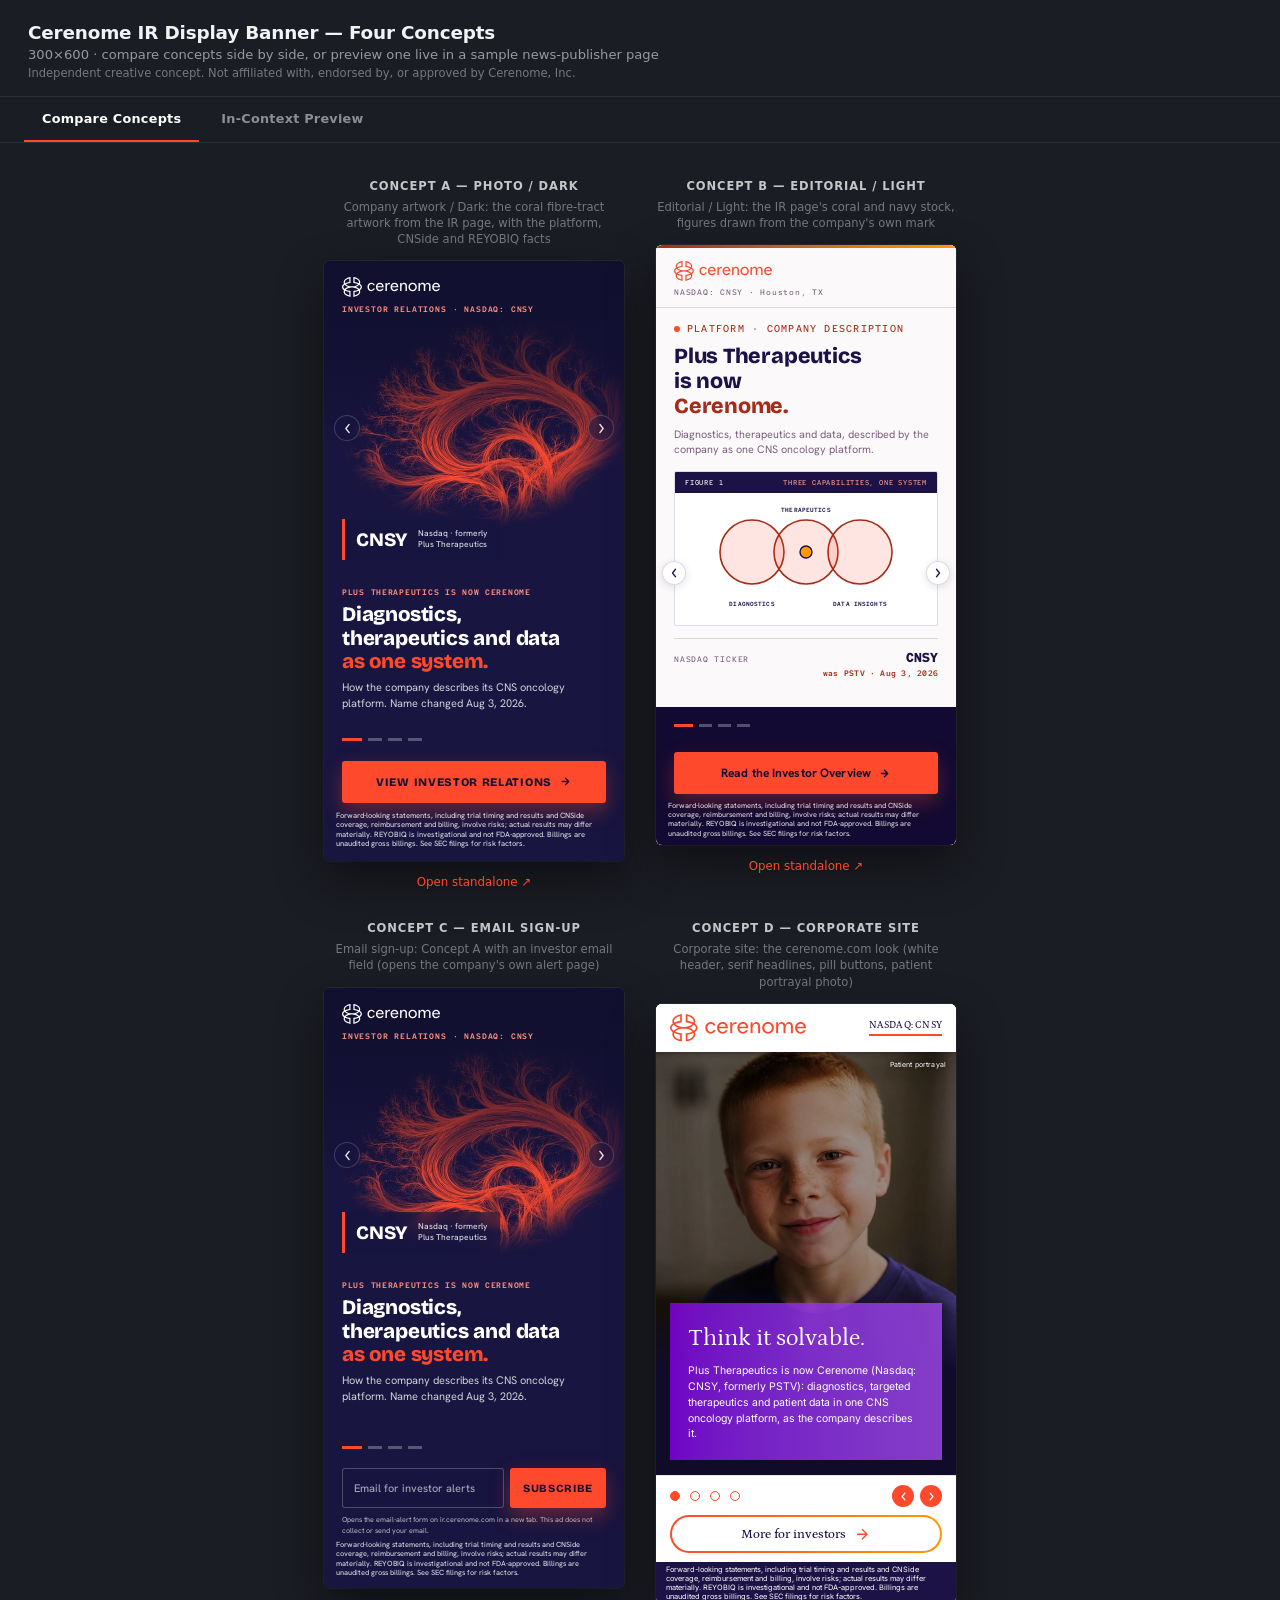
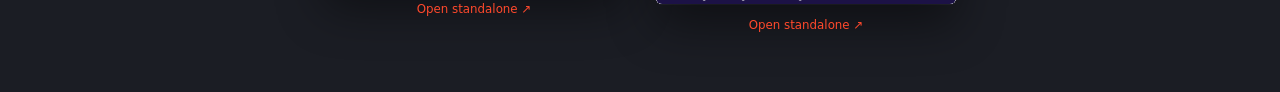
<file: index.html>
<!DOCTYPE html>
<html lang="en">
<head>
<meta name="robots" content="noindex,nofollow">
<meta charset="UTF-8">
<meta name="viewport" content="width=device-width,initial-scale=1">
<meta name="ir-banner-company" content="Cerenome, Inc.">
<link rel="icon" href="data:,">
<title>Cerenome IR Banner — Concept Comparison</title>
<style>
  :root { --ui-accent:#ff492c; }
  * { margin:0; padding:0; box-sizing:border-box; }
  html, body {
    height:100%;
    background:#1b1d24;
    font-family:-apple-system, BlinkMacSystemFont, 'Segoe UI', system-ui, sans-serif;
    color:#f2f3f5;
  }
  header {
    padding:22px 28px 16px;
    border-bottom:1px solid rgba(255,255,255,0.08);
  }
  header h1 { font-size:1.15rem; font-weight:700; letter-spacing:-0.01em; }
  header p { margin-top:4px; font-size:0.82rem; color:rgba(255,255,255,0.55); }
  header p.pitch-note { font-size:0.72rem; color:rgba(255,255,255,0.4); }

  /* ---- tabs ---- */
  .tabs {
    display:flex;
    gap:4px;
    padding:0 24px;
    border-bottom:1px solid rgba(255,255,255,0.08);
  }
  .tab-btn {
    background:none;
    border:0;
    font-family:inherit;
    color:rgba(255,255,255,0.5);
    font-size:0.8rem;
    font-weight:700;
    letter-spacing:0.02em;
    padding:14px 18px;
    cursor:pointer;
    border-bottom:2px solid transparent;
    transition:color 0.15s ease;
  }
  .tab-btn:hover { color:rgba(255,255,255,0.8); }
  .tab-btn.active { color:#fff; border-bottom-color:var(--ui-accent); }
  .tab-panel { display:none; }
  .tab-panel.active { display:block; }

  main {
    display:flex;
    flex-wrap:wrap;
    gap:32px;
    justify-content:center;
    padding:36px 24px 60px;
  }
  /* four 300px frames need about 1344px of width; below that, wrap 2 + 2 rather than 3 + 1 */
  @media (max-width:1343px) { main { max-width:700px; margin:0 auto; } }
  .col { display:flex; flex-direction:column; align-items:center; gap:14px; }
  .col h2 {
    font-size:0.72rem;
    font-weight:700;
    letter-spacing:0.08em;
    text-transform:uppercase;
    color:rgba(255,255,255,0.75);
  }
  .col .tag {
    max-width:300px;
    min-height:2.8em;
    font-size:0.72rem;
    line-height:1.4;
    text-align:center;
    color:rgba(255,255,255,0.4);
    margin-top:-8px;
  }
  .frame-wrap {
    width:300px;
    height:600px;
    border-radius:6px;
    overflow:hidden;
    box-shadow:0 20px 48px rgba(0,0,0,0.45), 0 0 0 1px rgba(255,255,255,0.06);
    background:#000;
  }
  iframe { width:300px; height:600px; border:0; display:block; }
  .col a {
    font-size:0.74rem;
    color:var(--ui-accent);
    text-decoration:none;
  }
  .col a:hover { text-decoration:underline; }

  /* ---- in-context preview panel ---- */
  .preview-intro {
    text-align:center;
    padding:28px 24px 0;
  }
  .preview-intro p {
    font-size:0.82rem;
    color:rgba(255,255,255,0.55);
    max-width:560px;
    margin:0 auto;
  }
  .concept-switch {
    display:flex;
    flex-wrap:wrap;
    gap:10px;
    justify-content:center;
    padding:18px 24px 0;
  }
  .concept-btn {
    background:rgba(255,255,255,0.06);
    border:1px solid rgba(255,255,255,0.14);
    color:rgba(255,255,255,0.65);
    font-family:inherit;
    font-size:0.76rem;
    font-weight:700;
    letter-spacing:0.02em;
    padding:9px 16px;
    border-radius:20px;
    cursor:pointer;
    transition:all 0.15s ease;
  }
  .concept-btn:hover { border-color:rgba(255,255,255,0.3); }
  .concept-btn.active { background:var(--ui-accent); border-color:var(--ui-accent); color:#0c1015; }

  .preview-wrap {
    max-width:1180px;
    margin:24px auto 12px;
    padding:0 24px;
  }
  .preview-frame-outer {
    border-radius:6px;
    overflow:hidden;
    box-shadow:0 20px 48px rgba(0,0,0,0.45), 0 0 0 1px rgba(255,255,255,0.06);
  }
  #preview-iframe {
    width:100%;
    height:950px;
    border:0;
    display:block;
    background:#fff;
  }
  .preview-footer {
    text-align:center;
    padding:14px 24px 60px;
  }
  .preview-footer a {
    font-size:0.74rem;
    color:var(--ui-accent);
    text-decoration:none;
  }
  .preview-footer a:hover { text-decoration:underline; }
</style>
</head>
<body>

<header>
  <h1>Cerenome IR Display Banner — Four Concepts</h1>
  <p>300×600 · compare concepts side by side, or preview one live in a sample news-publisher page</p>
  <p class="pitch-note">Independent creative concept. Not affiliated with, endorsed by, or approved by Cerenome, Inc.</p>
</header>

<div class="tabs">
  <button type="button" class="tab-btn active" data-tab="compare">Compare Concepts</button>
  <button type="button" class="tab-btn" data-tab="preview">In-Context Preview</button>
</div>

<section class="tab-panel active" id="tab-compare">
  <main>
    <div class="col">
      <h2>Concept A — Photo / Dark</h2>
      <span class="tag">Company artwork / Dark: the coral fibre-tract artwork from the IR page, with the platform, CNSide and REYOBIQ facts</span>
      <div class="frame-wrap">
        <iframe src="concept-a-photo/index.html" title="Cerenome banner — photo concept"></iframe>
      </div>
      <a href="concept-a-photo/index.html" target="_blank" rel="noopener">Open standalone ↗</a>
    </div>

    <div class="col">
      <h2>Concept B — Editorial / Light</h2>
      <span class="tag">Editorial / Light: the IR page&#x27;s coral and navy stock, figures drawn from the company&#x27;s own mark</span>
      <div class="frame-wrap">
        <iframe src="concept-b-editorial/index.html" title="Cerenome banner — editorial concept"></iframe>
      </div>
      <a href="concept-b-editorial/index.html" target="_blank" rel="noopener">Open standalone ↗</a>
    </div>

    <div class="col">
      <h2>Concept C — Email Sign-up</h2>
      <span class="tag">Email sign-up: Concept A with an investor email field (opens the company&#x27;s own alert page)</span>
      <div class="frame-wrap">
        <iframe src="concept-c-dashboard/index.html" title="Cerenome banner — email sign-up concept"></iframe>
      </div>
      <a href="concept-c-dashboard/index.html" target="_blank" rel="noopener">Open standalone ↗</a>
    </div>

    <div class="col">
      <h2>Concept D — Corporate Site</h2>
      <span class="tag">Corporate site: the cerenome.com look (white header, serif headlines, pill buttons, patient portrayal photo)</span>
      <div class="frame-wrap">
        <iframe src="concept-d-corporate/index.html" title="Cerenome banner — corporate-site concept"></iframe>
      </div>
      <a href="concept-d-corporate/index.html" target="_blank" rel="noopener">Open standalone ↗</a>
    </div>
  </main>
</section>

<section class="tab-panel" id="tab-preview">
  <div class="preview-intro">
    <p>A sample news-publisher article page with the banner dropped into the right-rail ad slot — the way it would actually sit alongside real editorial content. Switch concepts below.</p>
  </div>

  <div class="concept-switch">
    <button type="button" class="concept-btn active" data-concept="a">Concept A — Photo</button>
    <button type="button" class="concept-btn" data-concept="b">Concept B — Editorial</button>
    <button type="button" class="concept-btn" data-concept="c">Concept C — Email Sign-up</button>
    <button type="button" class="concept-btn" data-concept="d">Concept D — Corporate Site</button>
  </div>

  <div class="preview-wrap">
    <div class="preview-frame-outer">
      <iframe id="preview-iframe" src="context-preview/news.html?concept=a" title="Cerenome banner — in-context publisher preview"></iframe>
    </div>
  </div>

  <div class="preview-footer">
    <a id="preview-open-link" href="context-preview/news.html?concept=a" target="_blank" rel="noopener">Open standalone ↗</a>
  </div>
</section>

<script>
  document.querySelectorAll('.tab-btn').forEach(function (btn) {
    btn.addEventListener('click', function () {
      document.querySelectorAll('.tab-btn').forEach(function (b) { b.classList.remove('active') })
      document.querySelectorAll('.tab-panel').forEach(function (p) { p.classList.remove('active') })
      btn.classList.add('active')
      document.getElementById('tab-' + btn.dataset.tab).classList.add('active')
    })
  })

  document.querySelectorAll('.concept-btn').forEach(function (btn) {
    btn.addEventListener('click', function () {
      document.querySelectorAll('.concept-btn').forEach(function (b) { b.classList.remove('active') })
      btn.classList.add('active')
      var url = 'context-preview/news.html?concept=' + btn.dataset.concept
      document.getElementById('preview-iframe').src = url
      document.getElementById('preview-open-link').href = url
    })
  })
</script>

</body>
</html>
</file>
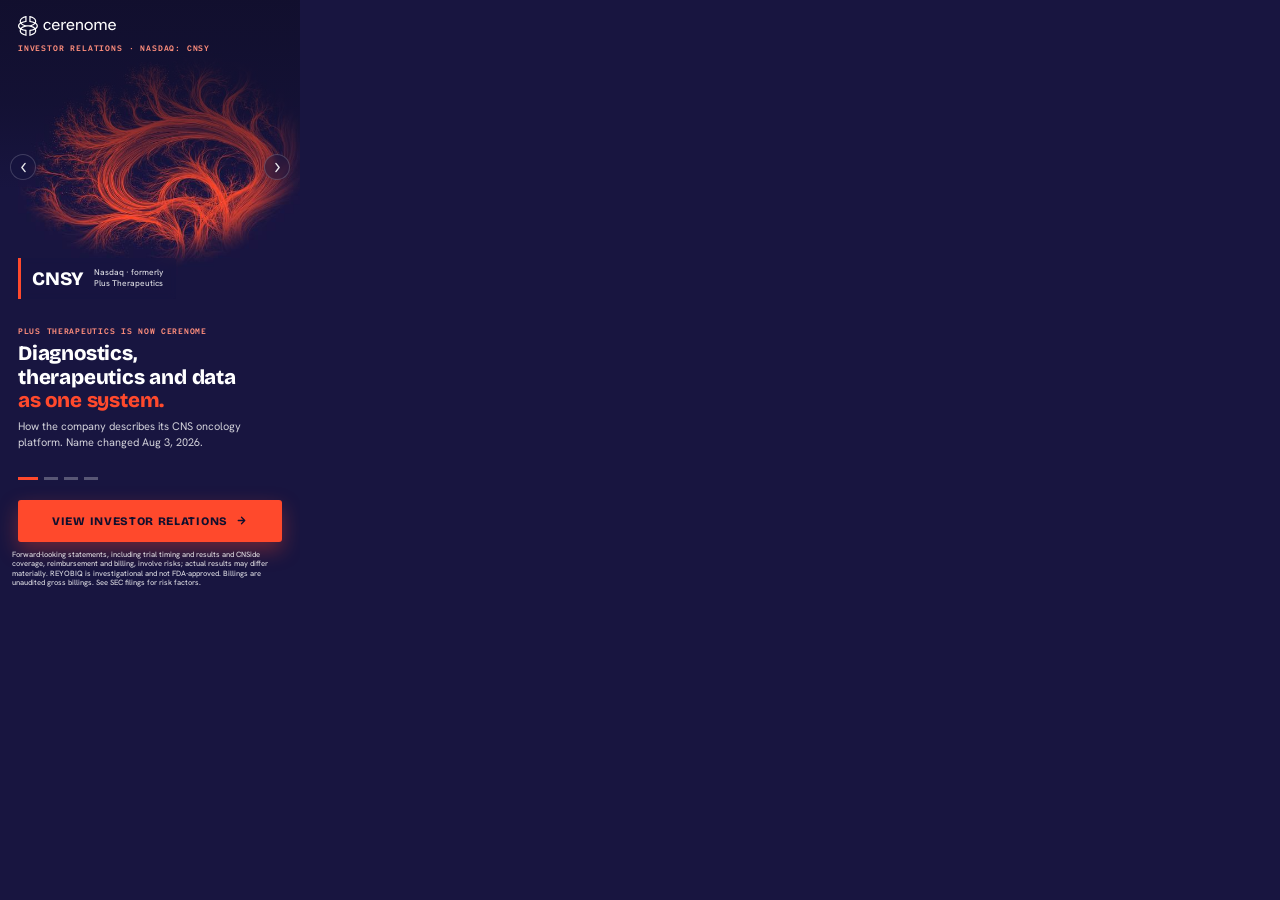
<file: concept-a-photo/index.html>
<!DOCTYPE html>
<html lang="en">
<head>
<meta name="robots" content="noindex,nofollow">
<meta charset="UTF-8">
<meta name="ad.size" content="width=300,height=600">
<meta http-equiv="X-UA-Compatible" content="IE=Edge">
<meta name="viewport" content="width=300,initial-scale=1">
<link rel="icon" href="data:,">
<title>Cerenome, Inc. — Investor Relations</title>
<link rel="preconnect" href="https://fonts.googleapis.com">
<link rel="preconnect" href="https://fonts.gstatic.com" crossorigin>
<link href="https://fonts.googleapis.com/css2?family=Bricolage+Grotesque:opsz,wght@12..96,700;12..96,800&family=Hanken+Grotesk:wght@400;500;600;700&family=Red+Hat+Mono:wght@500;600&display=swap" rel="stylesheet">
<link rel="stylesheet" href="style.css">
</head>
<body>

<!--
  Cerenome, Inc. — IR display banner, 300x600 — Concept A: Photo / Dark.
  Promotes: https://media-console-group.github.io/cerenome-ir-concept/
  Full-bleed company artwork per slide (the coral fibre tracts on the IR page) (Ken Burns zoom + scrims), a
  floating stat chip, persistent logo/ticker chrome, stat row + CTA +
  forward-looking-statements line. Concept C is generated from this file
  (scripts/build_concept_c.py), so re-run that after every edit here.
  Every slide's copy and stat must come from the live IR site.
-->

<div id="banner" aria-label="Cerenome, Inc. investor relations advertisement">

  <div id="slides">

    <!-- Slide 1 — Overview: the rename and the platform (the company's own description) -->
    <section class="slide" data-index="0">
      <div class="slide-bg" role="img" aria-label="Coral fibre-tract artwork from the company's website, on deep navy" style="background-image:url(assets/slide-1.jpg)"></div>
      <div class="slide-scrim-top"></div>
      <div class="slide-scrim-bottom"></div>
      <div class="slide-copy">
        <div class="mid-chip">
          <span class="chip-num">CNSY</span>
          <span class="chip-label">Nasdaq · formerly<br>Plus Therapeutics</span>
        </div>
        <div class="copy-bottom">
          <div class="kicker">Plus Therapeutics is now Cerenome</div>
          <h1>Diagnostics,<br>therapeutics and data<br><em>as one system.</em></h1>
          <p>How the company describes its CNS oncology platform. Name changed Aug&nbsp;3,&nbsp;2026.</p>
        </div>
      </div>
    </section>

    <!-- Slide 2 — CNSide: the commercial diagnostic, with the revenue qualifier -->
    <section class="slide" data-index="1">
      <div class="slide-bg" role="img" aria-label="Coral fibre-tract artwork from the company's website, close crop" style="background-image:url(assets/slide-2.jpg)"></div>
      <div class="slide-scrim-top"></div>
      <div class="slide-scrim-bottom"></div>
      <div class="slide-copy">
        <div class="mid-chip">
          <span class="chip-num">11,000<em>+</em></span>
          <span class="chip-label">CNSide tests since 2020,<br>per the company</span>
        </div>
        <div class="copy-bottom">
          <div class="kicker">CNSide · Diagnostics</div>
          <h1>A spinal fluid test<br>for CNS cancer,<br><em>in clinical use.</em></h1>
          <p>A laboratory-developed test. Performed at more than 120 U.S. cancer institutions, per the company.</p>
        </div>
      </div>
    </section>

    <!-- Slide 3 — REYOBIQ: investigational, Phase 2 enrollment complete; no efficacy figure -->
    <section class="slide" data-index="2">
      <div class="slide-bg" role="img" aria-label="Coral fibre-tract artwork from the company's website, wide sweep" style="background-image:url(assets/slide-3.jpg)"></div>
      <div class="slide-scrim-top"></div>
      <div class="slide-scrim-bottom"></div>
      <div class="slide-copy">
        <div class="mid-chip">
          <span class="chip-num">32</span>
          <span class="chip-label">patients treated at the<br>Phase 2 dose</span>
        </div>
        <div class="copy-bottom">
          <div class="kicker">REYOBIQ · Investigational</div>
          <h1>Phase 2 enrollment<br>complete in recurrent<br><em>glioblastoma.</em></h1>
          <p>Investigational and not FDA-approved. Topline data expected mid&#8209;2027.</p>
        </div>
      </div>
    </section>

    <!-- Slide 4 — CNSide commercial: payer coverage and Q3 billings (company-reported, labelled) -->
    <section class="slide" data-index="3">
      <div class="slide-bg" role="img" aria-label="Coral fibre-tract artwork from the company's website, tall crop" style="background-image:url(assets/slide-4.jpg)"></div>
      <div class="slide-scrim-top"></div>
      <div class="slide-scrim-bottom"></div>
      <div class="slide-copy">
        <div class="mid-chip">
          <span class="chip-num">$1.55<em>M</em></span>
          <span class="chip-label">Q3 gross billings,<br>unaudited, per company</span>
        </div>
        <div class="copy-bottom">
          <div class="kicker">CNSide · Commercial</div>
          <h1>Payer coverage<br>reaching ~164M<br><em>covered lives.</em></h1>
          <p>222 tests billed in Q3. Contracted commercial and Medicare Advantage lives, per the company.</p>
        </div>
      </div>
    </section>

  </div>

  <!-- Persistent chrome — sits above the rotating slides -->
  <header id="top-bar" class="reveal" data-delay="0">
    <div id="logo">
      <svg class="mark" aria-hidden="true" width="170" height="35" viewBox="0 0 170 35" fill="none" xmlns="http://www.w3.org/2000/svg"><g clip-path="url(#clip0_2_28)"><path d="M34.5159 17.2585C34.5159 15.2289 33.2954 13.2946 31.0567 11.7365C31.4433 10.8894 31.6393 10.0106 31.6393 9.11318C31.6393 6.9821 30.5052 4.91453 28.4459 3.29154C26.513 1.76796 23.9154 0.701386 20.9325 0.205721L19.6996 0.00069034V10.3827L20.6447 10.4856C23.428 10.7893 26.0022 11.4748 28.0359 12.4434C26.4571 14.1251 23.7704 15.3953 20.586 15.9241C19.5001 16.1043 18.3804 16.1961 17.2586 16.1961C16.1369 16.1961 15.0172 16.1043 13.9313 15.9241C10.7469 15.3946 8.06085 14.1244 6.48141 12.4434C8.51508 11.4755 11.0893 10.7893 13.8726 10.4856L14.8177 10.3827V0L13.5848 0.205031C10.6019 0.700695 8.00356 1.76796 6.07136 3.29085C4.01214 4.91384 2.87795 6.98141 2.87795 9.11249C2.87795 10.0106 3.074 10.8894 3.46058 11.7358C1.2205 13.2946 1.52588e-05 15.2289 1.52588e-05 17.2585C1.52588e-05 19.2881 1.2205 21.2224 3.4592 22.7805C3.07262 23.6276 2.87657 24.5064 2.87657 25.4038C2.87657 27.5349 4.01076 29.6025 6.06998 31.2255C8.00287 32.7484 10.6005 33.8156 13.5834 34.3113L14.8163 34.5163V24.1343L13.8713 24.0314C11.0879 23.7277 8.5137 23.0422 6.48003 22.0736C8.05878 20.392 10.7455 19.1217 13.9299 18.5929C15.0158 18.4121 16.1355 18.3209 17.2573 18.3209C18.379 18.3209 19.4987 18.4121 20.5846 18.5929C23.769 19.1224 26.4551 20.3927 28.0338 22.0736C26.0001 23.0422 23.4259 23.7277 20.6426 24.0314L19.6975 24.1343V34.5163L20.9304 34.3113C23.9133 33.8156 26.5117 32.7484 28.4439 31.2255C30.5031 29.6025 31.6373 27.5349 31.6373 25.4038C31.6373 24.5057 31.4412 23.6269 31.0546 22.7805C33.2933 21.2224 34.5138 19.2881 34.5138 17.2585H34.5159ZM7.37951 4.96217C8.74634 3.88523 10.6026 3.04647 12.6963 2.55012V8.48911C9.89434 8.87916 7.37261 9.61782 5.30096 10.6526C5.09801 10.1466 4.99584 9.63163 4.99584 9.11318C4.99584 7.23546 6.29226 5.81957 7.37951 4.96286V4.96217ZM12.697 31.9669C10.6033 31.4699 8.74634 30.6318 7.3802 29.5548C6.29295 28.6981 4.99653 27.2822 4.99653 25.4045C4.99653 24.8861 5.0987 24.3711 5.30165 23.8651C7.3733 24.8999 9.89503 25.6379 12.697 26.0286V31.9676V31.9669ZM7.84686 18.4148C6.53249 19.1376 5.42936 20.0171 4.60443 20.9926C2.99461 19.8576 2.11929 18.5529 2.11929 17.2592C2.11929 15.9655 2.99392 14.6601 4.60443 13.5258C5.42867 14.5013 6.53249 15.3808 7.84686 16.1036C8.66005 16.5509 9.55608 16.9389 10.5087 17.2599C9.55608 17.5802 8.66005 17.9689 7.84686 18.4162V18.4148ZM21.8189 2.55012C23.9126 3.04716 25.7696 3.88523 27.1357 4.96217C28.223 5.81888 29.5194 7.23477 29.5194 9.11249C29.5194 9.63094 29.4172 10.1459 29.2143 10.652C27.1419 9.61713 24.6209 8.87916 21.8189 8.48842V2.55012ZM27.1364 29.5548C25.7696 30.6318 23.9133 31.4705 21.8196 31.9669V26.0279C24.6216 25.6379 27.1433 24.8992 29.2149 23.8644C29.4179 24.3704 29.5201 24.8861 29.5201 25.4038C29.5201 27.2816 28.2237 28.6974 27.1364 29.5542V29.5548ZM29.9108 20.9919C29.0865 20.0164 27.9827 19.1369 26.6691 18.4141C25.8559 17.9668 24.9598 17.5788 24.0072 17.2578C24.9598 16.9375 25.8559 16.5488 26.6691 16.1015C27.9834 15.3787 29.0865 14.4992 29.9115 13.5245C31.5213 14.6587 32.3966 15.9641 32.3966 17.2578C32.3966 18.5515 31.522 19.8569 29.9115 20.9912L29.9108 20.9919Z" fill="white"/><path d="M51.0562 9.94884C53.7871 9.94884 56.3254 11.8763 57.0323 14.3829H54.3656C53.8513 12.9691 52.7592 12.0696 51.0562 12.0696C48.3253 12.0696 46.6865 14.4153 46.6865 17.2423C46.6865 20.0692 48.3253 22.4474 51.0562 22.4474C52.7592 22.4474 53.8513 21.5479 54.3656 20.1341H57.0323C56.3254 22.6401 53.7871 24.5675 51.0562 24.5675C46.944 24.5675 44.1806 21.2904 44.1806 17.2423C44.1806 13.1941 46.9433 9.94884 51.0562 9.94884Z" fill="white"/><path d="M61.4962 15.8609H69.6247C69.3997 13.58 67.9859 12.0696 65.6727 12.0696C63.5845 12.0696 61.8814 13.6442 61.4962 15.8609ZM58.7978 17.2423C58.7978 13.1941 61.7537 9.94884 65.6734 9.94884C69.914 9.94884 72.6131 13.2259 72.4205 17.8525H61.4327C61.5936 20.4234 63.1357 22.4468 65.8024 22.4468C67.3446 22.4468 68.7259 21.7723 69.4653 20.4227H72.132C71.2642 22.8644 68.855 24.5668 65.8024 24.5668C61.5611 24.5668 58.7985 21.2897 58.7985 17.2416" fill="white"/><path d="M82.9579 10.1421H83.1505V12.6481H82.0902C79.7128 12.6481 77.8171 13.58 77.8171 17.4998V24.183H75.343V10.3672H77.8171V13.6118H77.8496C78.8457 11.0416 80.5805 10.1421 82.9579 10.1421Z" fill="white"/><path d="M86.9087 15.8609H95.0372C94.8122 13.58 93.3984 12.0696 91.0852 12.0696C88.9969 12.0696 87.2939 13.6442 86.9087 15.8609ZM84.2096 17.2423C84.2096 13.1941 87.1655 9.94884 91.0852 9.94884C95.3258 9.94884 98.0249 13.2259 97.8323 17.8525H86.8445C87.0054 20.4234 88.5475 22.4468 91.2142 22.4468C92.7564 22.4468 94.1377 21.7723 94.8771 20.4227H97.5438C96.676 22.8644 94.2668 24.5668 91.2142 24.5668C86.9729 24.5668 84.2103 21.2897 84.2103 17.2416" fill="white"/><path d="M107.985 10.013C110.266 10.013 112.611 11.3626 112.611 15.2824V24.1823H110.137V15.6041C110.137 13.3232 109.045 12.1338 107.181 12.1338C104.868 12.1338 103.229 13.9328 103.229 17.6282V24.1823H100.755V10.3665H103.229V13.3225H103.261C104.258 11.0092 105.831 10.013 107.984 10.013" fill="white"/><path d="M122.571 22.4474C125.494 22.4474 127.358 20.0057 127.358 17.2423C127.358 14.4788 125.495 12.0696 122.571 12.0696C119.647 12.0696 117.783 14.4795 117.783 17.2423C117.783 20.005 119.647 22.4474 122.571 22.4474ZM122.571 9.94884C126.811 9.94884 129.864 13.1941 129.864 17.2423C129.864 21.2904 126.812 24.5675 122.571 24.5675C118.329 24.5675 115.278 21.2904 115.278 17.2423C115.278 13.1941 118.329 9.94884 122.571 9.94884Z" fill="white"/><path d="M144.223 13.5158C145.122 11.556 146.633 10.0137 149.042 10.0137C151.291 10.0137 153.604 11.3951 153.604 15.2831V24.183H151.13V15.6048C151.13 13.3557 150.07 12.1345 148.271 12.1345C145.99 12.1345 144.383 13.9659 144.383 17.6289V24.183H141.909V15.6048C141.909 13.3557 140.849 12.1345 139.05 12.1345C136.769 12.1345 135.163 13.9659 135.163 17.6289V24.183H132.688V10.3672H135.163V13.3232H135.195C136.191 11.0423 137.733 10.0137 139.822 10.0137C141.685 10.0137 143.613 10.9774 144.191 13.5158H144.223Z" fill="white"/><path d="M159.066 15.8609H167.195C166.97 13.58 165.556 12.0696 163.243 12.0696C161.154 12.0696 159.451 13.6442 159.066 15.8609ZM156.368 17.2423C156.368 13.1941 159.324 9.94884 163.243 9.94884C167.485 9.94884 170.183 13.2259 169.99 17.8525H159.003C159.163 20.4234 160.706 22.4468 163.372 22.4468C164.914 22.4468 166.296 21.7723 167.035 20.4227H169.702C168.834 22.8644 166.425 24.5668 163.373 24.5668C159.132 24.5668 156.369 21.2897 156.369 17.2416" fill="white"/></g><defs><clipPath id="clip0_2_28"><rect width="170" height="34.5163" fill="white"/></clipPath></defs></svg>
    </div>
    <div id="eyebrow">INVESTOR&nbsp;RELATIONS&nbsp;·&nbsp;NASDAQ:&nbsp;CNSY</div>
  </header>

  <button type="button" class="nav-arrow" id="arrow-prev" aria-label="Previous slide">
    <svg viewBox="0 0 16 16"><path d="M10 3 6 8l4 5" stroke="currentColor" stroke-width="1.7" fill="none" stroke-linecap="round" stroke-linejoin="round"/></svg>
  </button>
  <button type="button" class="nav-arrow" id="arrow-next" aria-label="Next slide">
    <svg viewBox="0 0 16 16"><path d="M6 3l4 5-4 5" stroke="currentColor" stroke-width="1.7" fill="none" stroke-linecap="round" stroke-linejoin="round"/></svg>
  </button>

  <div id="bottom-fixed" class="reveal" data-delay="4">
    <div id="dots" role="tablist" aria-label="Slide selector">
      <button class="dot active" data-index="0" aria-label="Slide 1: Platform"></button>
      <button class="dot" data-index="1" aria-label="Slide 2: CNSide"></button>
      <button class="dot" data-index="2" aria-label="Slide 3: REYOBIQ"></button>
      <button class="dot" data-index="3" aria-label="Slide 4: Commercial"></button>
    </div>
<a href="#" id="cta">
      <span>View Investor Relations</span>
      <svg viewBox="0 0 16 16" id="cta-arrow" aria-hidden="true"><path d="M4 8h8M8 4l4 4-4 4" stroke="currentColor" stroke-width="1.6" fill="none" stroke-linecap="round" stroke-linejoin="round"/></svg>
    </a>
    <p id="disclosure">Forward-looking statements, including trial timing and results and CNSide coverage, reimbursement and billing, involve risks; actual results may differ materially. REYOBIQ is investigational and not FDA-approved. Billings are unaudited gross billings. See SEC filings for risk factors.</p>
  </div>

  <!-- Standard HTML5-ad click-tag plumbing -->
  <div id="click-tag-wrapper"></div>
</div>

<script src="script.js"></script>
</body>
</html>
</file>
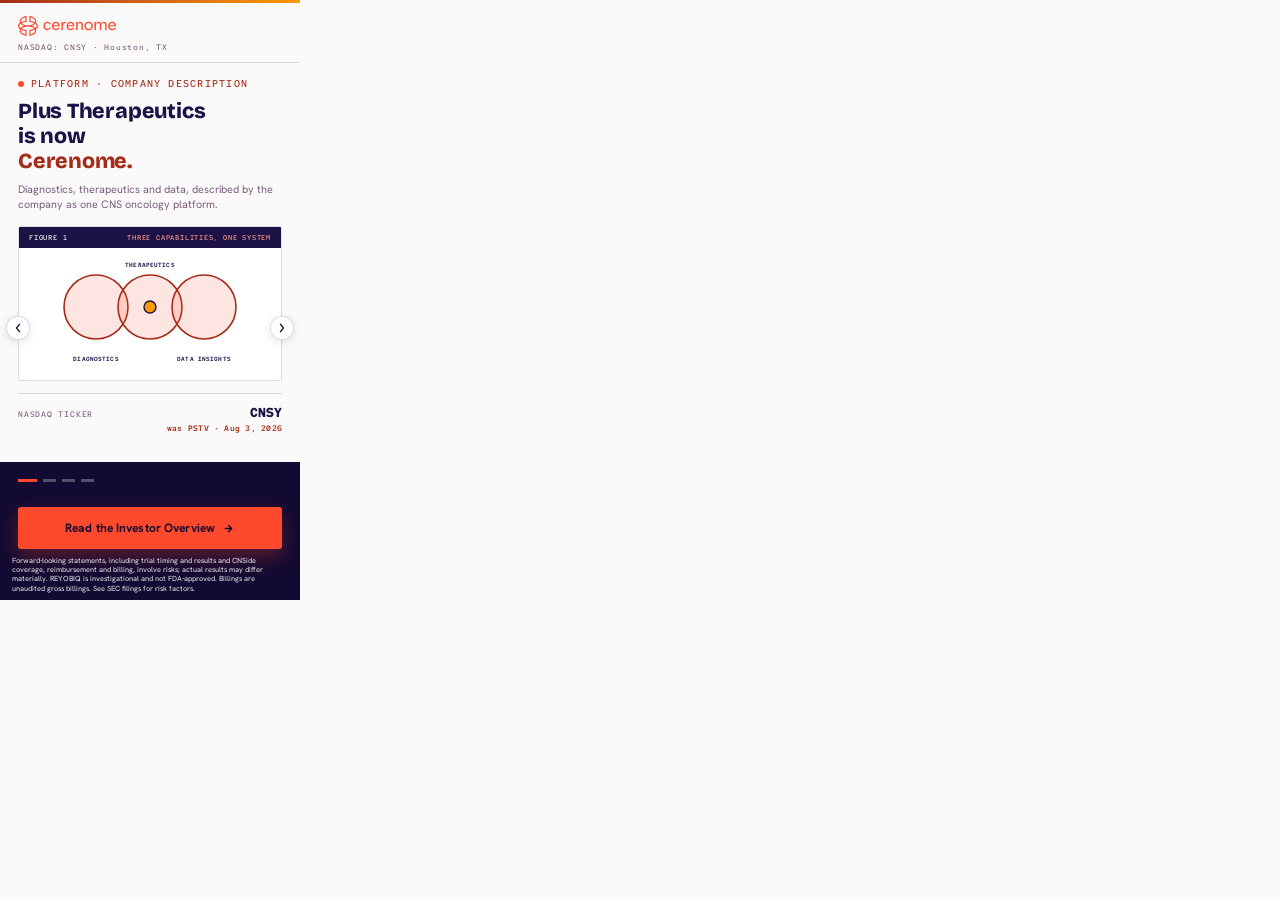
<file: concept-b-editorial/index.html>
<!DOCTYPE html>
<html lang="en">
<head>
<meta name="robots" content="noindex,nofollow">
<meta charset="UTF-8">
<meta name="ad.size" content="width=300,height=600">
<meta http-equiv="X-UA-Compatible" content="IE=Edge">
<meta name="viewport" content="width=300,initial-scale=1">
<link rel="icon" href="data:,">
<title>Cerenome, Inc. — Investor Overview</title>
<link rel="preconnect" href="https://fonts.googleapis.com">
<link rel="preconnect" href="https://fonts.gstatic.com" crossorigin>
<link href="https://fonts.googleapis.com/css2?family=Bricolage+Grotesque:opsz,wght@12..96,700;12..96,800&family=Hanken+Grotesk:wght@400;500;600;700&family=Red+Hat+Mono:wght@500;600&display=swap" rel="stylesheet">
<link rel="stylesheet" href="style.css">
</head>
<body>

<!--
  Cerenome, Inc. — IR display banner, 300x600 — Concept B: Editorial / Light.
  Promotes: https://media-console-group.github.io/cerenome-ir-concept/
  Annual-report styling: bold grotesque headlines (Bricolage), mono figure captions, light
  paper body, one inline-SVG "Figure N" schematic per slide (same line
  weight/colour language across all four), dark closing CTA band.
-->

<div id="banner" aria-label="Cerenome, Inc. investor relations advertisement">

  <div id="top-rule"></div>

  <header id="top-bar" class="reveal" data-delay="0">
    <div id="logo">
      <svg class="mark" aria-hidden="true" width="170" height="35" viewBox="0 0 170 35" fill="none" xmlns="http://www.w3.org/2000/svg"><g clip-path="url(#clip0_2_52)"><path d="M34.5157 17.2585C34.5157 15.2289 33.2952 13.2946 31.0565 11.7365C31.443 10.8894 31.6391 10.0106 31.6391 9.11318C31.6391 6.9821 30.5049 4.91453 28.4457 3.29154C26.5128 1.76796 23.9151 0.701386 20.9323 0.205721L19.6994 0.00069034V10.3827L20.6444 10.4856C23.4278 10.7893 26.002 11.4748 28.0356 12.4434C26.4569 14.1251 23.7702 15.3953 20.5857 15.9241C19.4999 16.1043 18.3802 16.1961 17.2584 16.1961C16.1366 16.1961 15.0169 16.1043 13.9311 15.9241C10.7466 15.3946 8.06061 14.1244 6.48116 12.4434C8.51484 11.4755 11.089 10.7893 13.8724 10.4856L14.8174 10.3827V0L13.5845 0.205031C10.6017 0.700695 8.00331 1.76796 6.07111 3.29085C4.0119 4.91384 2.87771 6.98141 2.87771 9.11249C2.87771 10.0106 3.07376 10.8894 3.46033 11.7358C1.22025 13.2946 -0.000228882 15.2289 -0.000228882 17.2585C-0.000228882 19.2881 1.22025 21.2224 3.45895 22.7805C3.07237 23.6276 2.87632 24.5064 2.87632 25.4038C2.87632 27.5349 4.01052 29.6025 6.06973 31.2255C8.00262 32.7484 10.6003 33.8156 13.5832 34.3113L14.8161 34.5163V24.1343L13.871 24.0314C11.0877 23.7277 8.51346 23.0422 6.47978 22.0736C8.05854 20.392 10.7453 19.1217 13.9297 18.5929C15.0156 18.4121 16.1353 18.3209 17.257 18.3209C18.3788 18.3209 19.4985 18.4121 20.5844 18.5929C23.7688 19.1224 26.4548 20.3927 28.0336 22.0736C25.9999 23.0422 23.4257 23.7277 20.6423 24.0314L19.6973 24.1343V34.5163L20.9302 34.3113C23.9131 33.8156 26.5114 32.7484 28.4436 31.2255C30.5028 29.6025 31.637 27.5349 31.637 25.4038C31.637 24.5057 31.441 23.6269 31.0544 22.7805C33.2931 21.2224 34.5136 19.2881 34.5136 17.2585H34.5157ZM7.37927 4.96217C8.7461 3.88523 10.6024 3.04647 12.6961 2.55012V8.48911C9.89409 8.87916 7.37236 9.61782 5.30072 10.6526C5.09777 10.1466 4.9956 9.63163 4.9956 9.11318C4.9956 7.23546 6.29202 5.81957 7.37927 4.96286V4.96217ZM12.6968 31.9669C10.603 31.4699 8.7461 30.6318 7.37996 29.5548C6.29271 28.6981 4.99629 27.2822 4.99629 25.4045C4.99629 24.8861 5.09846 24.3711 5.30141 23.8651C7.37305 24.8999 9.89478 25.6379 12.6968 26.0286V31.9676V31.9669ZM7.84661 18.4148C6.53225 19.1376 5.42912 20.0171 4.60419 20.9926C2.99437 19.8576 2.11905 18.5529 2.11905 17.2592C2.11905 15.9655 2.99368 14.6601 4.60419 13.5258C5.42843 14.5013 6.53225 15.3808 7.84661 16.1036C8.65981 16.5509 9.55584 16.9389 10.5085 17.2599C9.55584 17.5802 8.65981 17.9689 7.84661 18.4162V18.4148ZM21.8186 2.55012C23.9124 3.04716 25.7693 3.88523 27.1355 4.96217C28.2227 5.81888 29.5191 7.23477 29.5191 9.11249C29.5191 9.63094 29.417 10.1459 29.214 10.652C27.1417 9.61713 24.6206 8.87916 21.8186 8.48842V2.55012ZM27.1362 29.5548C25.7693 30.6318 23.9131 31.4705 21.8193 31.9669V26.0279C24.6213 25.6379 27.1431 24.8992 29.2147 23.8644C29.4177 24.3704 29.5198 24.8861 29.5198 25.4038C29.5198 27.2816 28.2234 28.6974 27.1362 29.5542V29.5548ZM29.9105 20.9919C29.0863 20.0164 27.9825 19.1369 26.6688 18.4141C25.8556 17.9668 24.9596 17.5788 24.0069 17.2578C24.9596 16.9375 25.8556 16.5488 26.6688 16.1015C27.9832 15.3787 29.0863 14.4992 29.9112 13.5245C31.5211 14.6587 32.3964 15.9641 32.3964 17.2578C32.3964 18.5515 31.5217 19.8569 29.9112 20.9912L29.9105 20.9919Z" fill="#FF492C"/><path d="M51.0562 9.94885C53.7871 9.94885 56.3254 11.8763 57.0323 14.3829H54.3656C53.8513 12.9691 52.7592 12.0696 51.0562 12.0696C48.3253 12.0696 46.6865 14.4154 46.6865 17.2423C46.6865 20.0692 48.3253 22.4475 51.0562 22.4475C52.7592 22.4475 53.8513 21.5479 54.3656 20.1341H57.0323C56.3254 22.6401 53.7871 24.5675 51.0562 24.5675C46.944 24.5675 44.1806 21.2904 44.1806 17.2423C44.1806 13.1941 46.9433 9.94885 51.0562 9.94885Z" fill="#FF492C"/><path d="M61.4962 15.8609H69.6247C69.3997 13.58 67.9859 12.0696 65.6727 12.0696C63.5845 12.0696 61.8814 13.6442 61.4962 15.8609ZM58.7978 17.2423C58.7978 13.1941 61.7537 9.94885 65.6734 9.94885C69.914 9.94885 72.6131 13.2259 72.4205 17.8526H61.4327C61.5936 20.4234 63.1357 22.4468 65.8024 22.4468C67.3446 22.4468 68.7259 21.7723 69.4653 20.4227H72.132C71.2642 22.8644 68.855 24.5668 65.8024 24.5668C61.5611 24.5668 58.7985 21.2898 58.7985 17.2416" fill="#FF492C"/><path d="M82.9579 10.1422H83.1505V12.6481H82.0902C79.7128 12.6481 77.8171 13.58 77.8171 17.4998V24.183H75.343V10.3672H77.8171V13.6118H77.8496C78.8457 11.0417 80.5805 10.1422 82.9579 10.1422Z" fill="#FF492C"/><path d="M86.9087 15.8609H95.0372C94.8122 13.58 93.3984 12.0696 91.0852 12.0696C88.9969 12.0696 87.2939 13.6442 86.9087 15.8609ZM84.2096 17.2423C84.2096 13.1941 87.1655 9.94885 91.0852 9.94885C95.3258 9.94885 98.0249 13.2259 97.8323 17.8526H86.8445C87.0054 20.4234 88.5475 22.4468 91.2142 22.4468C92.7564 22.4468 94.1377 21.7723 94.8771 20.4227H97.5438C96.676 22.8644 94.2668 24.5668 91.2142 24.5668C86.9729 24.5668 84.2103 21.2898 84.2103 17.2416" fill="#FF492C"/><path d="M107.985 10.0131C110.266 10.0131 112.611 11.3627 112.611 15.2824V24.1823H110.137V15.6041C110.137 13.3232 109.045 12.1338 107.181 12.1338C104.868 12.1338 103.229 13.9328 103.229 17.6282V24.1823H100.755V10.3665H103.229V13.3226H103.261C104.258 11.0092 105.831 10.0131 107.984 10.0131" fill="#FF492C"/><path d="M122.571 22.4475C125.494 22.4475 127.358 20.0057 127.358 17.2423C127.358 14.4789 125.495 12.0696 122.571 12.0696C119.647 12.0696 117.783 14.4796 117.783 17.2423C117.783 20.005 119.647 22.4475 122.571 22.4475ZM122.571 9.94885C126.811 9.94885 129.864 13.1941 129.864 17.2423C129.864 21.2904 126.812 24.5675 122.571 24.5675C118.329 24.5675 115.278 21.2904 115.278 17.2423C115.278 13.1941 118.329 9.94885 122.571 9.94885Z" fill="#FF492C"/><path d="M144.223 13.5158C145.122 11.556 146.633 10.0137 149.042 10.0137C151.291 10.0137 153.604 11.3951 153.604 15.2831V24.183H151.13V15.6048C151.13 13.3557 150.07 12.1345 148.271 12.1345C145.99 12.1345 144.383 13.9659 144.383 17.6289V24.183H141.909V15.6048C141.909 13.3557 140.849 12.1345 139.05 12.1345C136.769 12.1345 135.163 13.9659 135.163 17.6289V24.183H132.688V10.3672H135.163V13.3232H135.195C136.191 11.0423 137.733 10.0137 139.822 10.0137C141.685 10.0137 143.613 10.9774 144.191 13.5158H144.223Z" fill="#FF492C"/><path d="M159.066 15.8609H167.195C166.97 13.58 165.556 12.0696 163.243 12.0696C161.154 12.0696 159.451 13.6442 159.066 15.8609ZM156.368 17.2423C156.368 13.1941 159.324 9.94885 163.243 9.94885C167.485 9.94885 170.183 13.2259 169.99 17.8526H159.003C159.163 20.4234 160.706 22.4468 163.372 22.4468C164.914 22.4468 166.296 21.7723 167.035 20.4227H169.702C168.834 22.8644 166.425 24.5668 163.373 24.5668C159.132 24.5668 156.369 21.2898 156.369 17.2416" fill="#FF492C"/></g><defs><clipPath id="clip0_2_52"><rect width="170" height="34.5163" fill="white"/></clipPath></defs></svg>
    </div>
    <div id="masthead">NASDAQ:&nbsp;CNSY&nbsp;·&nbsp;Houston,&nbsp;TX</div>
  </header>

  <div id="slides">

    <!-- Slide 1 — Cover: the rename and the platform (the company's own description) -->
    <section class="slide" data-index="0">
      <div class="slide-copy">
        <p class="eyebrow">Platform · Company description</p>
        <h1>Plus Therapeutics<br>is now<br><em>Cerenome.</em></h1>
        <p class="lead">Diagnostics, therapeutics and data, described by the company as one CNS oncology platform.</p>

        <figure class="fig-card">
          <div class="fig-bar"><span>Figure 1</span><span>Three capabilities, one system</span></div>
          <div class="fig-body">
            <svg viewBox="0 0 240 118" role="img" aria-label="Three interlocking rings labelled Diagnostics, Therapeutics and Data insights">
              <g class="fig-ring">
                <circle cx="66" cy="50" r="32"/><circle cx="120" cy="50" r="32"/><circle cx="174" cy="50" r="32"/>
              </g>
              <circle class="fig-hub" cx="120" cy="50" r="6"/>
              <g class="fig-lab"><text x="66" y="104" text-anchor="middle">DIAGNOSTICS</text><text x="120" y="10" text-anchor="middle">THERAPEUTICS</text><text x="174" y="104" text-anchor="middle">DATA INSIGHTS</text></g>
            </svg>
          </div>
        </figure>

        <div class="kf">
          <dt>Nasdaq ticker</dt>
          <dd>CNSY <em>was PSTV · Aug 3, 2026</em></dd>
        </div>
      </div>
    </section>

    <!-- Slide 2 — CNSide: the commercial diagnostic, with the revenue qualifier -->
    <section class="slide" data-index="1">
      <div class="slide-copy">
        <p class="eyebrow">Fig. 02 · CNSide Diagnostics</p>
        <h1>A spinal fluid test<br>for CNS cancer,<br><em>in clinical use.</em></h1>
        <p class="lead">A laboratory-developed test. Performed at more than 120 U.S. cancer institutions, per the company.</p>

        <figure class="fig-card">
          <div class="fig-bar"><span>Figure 2</span><span>Stage labels · company website</span></div>
          <div class="fig-body">
            <svg viewBox="0 0 240 118" role="img" aria-label="Stage bars: Detection and monitoring and molecular profiling are commercial; targeted biomarker analysis is launching soon">
              <g class="fig-lab hd"><text x="102" y="14">IN</text><text x="102" y="21">DEVELOPMENT</text><text x="148" y="14">LAUNCHING</text><text x="148" y="21">SOON</text><text x="194" y="21">COMMERCIAL</text></g>
              <g class="fig-track"><rect x="100" y="30" width="44" height="12" rx="2"/><rect x="146" y="30" width="44" height="12" rx="2"/><rect x="192" y="30" width="44" height="12" rx="2"/>
                <rect x="100" y="52" width="44" height="12" rx="2"/><rect x="146" y="52" width="44" height="12" rx="2"/><rect x="192" y="52" width="44" height="12" rx="2"/>
                <rect x="100" y="74" width="44" height="12" rx="2"/><rect x="146" y="74" width="44" height="12" rx="2"/><rect x="192" y="74" width="44" height="12" rx="2"/></g>
              <g class="fig-fill"><rect x="100" y="30" width="136" height="12" rx="2"/><rect x="100" y="52" width="136" height="12" rx="2"/><rect x="100" y="74" width="68" height="12" rx="2"/></g>
              <g class="fig-lab row"><text x="4" y="39">Detection &amp; monitoring</text><text x="4" y="61">Molecular profiling</text><text x="4" y="83">Targeted biomarkers</text></g>
              <text class="fig-note" x="4" y="108">Fill shows the website's stage; not a forecast.</text>
            </svg>
          </div>
        </figure>

        <div class="kf">
          <dt>Tests since 2020</dt>
          <dd>11,000+ <em>per the company</em></dd>
        </div>
      </div>
    </section>

    <!-- Slide 3 — REYOBIQ: investigational, Phase 2 enrollment complete; no efficacy figure -->
    <section class="slide" data-index="2">
      <div class="slide-copy">
        <p class="eyebrow">Fig. 03 · REYOBIQ · Investigational</p>
        <h1>Phase 2 enrollment<br>complete in recurrent<br><em>glioblastoma.</em></h1>
        <p class="lead">Investigational and not FDA-approved. Topline data expected mid&#8209;2027.</p>

        <figure class="fig-card">
          <div class="fig-bar"><span>Figure 3</span><span>ReSPECT-GBM · Phase 2 portion</span></div>
          <div class="fig-body">
            <svg viewBox="0 0 240 118" role="img" aria-label="Thirty-four dots, thirty-two filled: designed to enroll 34, closed with 32 treated">
              <g class="fig-pt">
                <circle cx="19.0" cy="30" r="4.6"/><circle cx="31.7" cy="30" r="4.6"/><circle cx="44.4" cy="30" r="4.6"/><circle cx="57.1" cy="30" r="4.6"/><circle cx="69.8" cy="30" r="4.6"/><circle cx="82.5" cy="30" r="4.6"/><circle cx="95.2" cy="30" r="4.6"/><circle cx="107.9" cy="30" r="4.6"/><circle cx="120.6" cy="30" r="4.6"/><circle cx="133.3" cy="30" r="4.6"/><circle cx="146.0" cy="30" r="4.6"/><circle cx="158.7" cy="30" r="4.6"/><circle cx="171.4" cy="30" r="4.6"/><circle cx="184.1" cy="30" r="4.6"/><circle cx="196.8" cy="30" r="4.6"/><circle cx="209.5" cy="30" r="4.6"/><circle cx="222.2" cy="30" r="4.6"/>
              </g>
              <g class="fig-pt">
                <circle cx="19.0" cy="50" r="4.6"/><circle cx="31.7" cy="50" r="4.6"/><circle cx="44.4" cy="50" r="4.6"/><circle cx="57.1" cy="50" r="4.6"/><circle cx="69.8" cy="50" r="4.6"/><circle cx="82.5" cy="50" r="4.6"/><circle cx="95.2" cy="50" r="4.6"/><circle cx="107.9" cy="50" r="4.6"/><circle cx="120.6" cy="50" r="4.6"/><circle cx="133.3" cy="50" r="4.6"/><circle cx="146.0" cy="50" r="4.6"/><circle cx="158.7" cy="50" r="4.6"/><circle cx="171.4" cy="50" r="4.6"/><circle cx="184.1" cy="50" r="4.6"/><circle cx="196.8" cy="50" r="4.6"/><circle class="hollow" cx="209.5" cy="50" r="4.6"/><circle class="hollow" cx="222.2" cy="50" r="4.6"/>
              </g>
              <text class="fig-note" x="6" y="82">● 32 treated at the Phase 2 dose</text>
              <text class="fig-note" x="6" y="95">○ 34 planned; enrollment closed at 32</text>
              <text class="fig-note" x="6" y="108">after a statistical review (company)</text>
            </svg>
          </div>
        </figure>

        <div class="kf">
          <dt>Topline data</dt>
          <dd>Mid-2027 <em>expected, per company</em></dd>
        </div>
      </div>
    </section>

    <!-- Slide 4 — CNSide commercial: payer coverage and Q3 billings (company-reported, labelled) -->
    <section class="slide" data-index="3">
      <div class="slide-copy">
        <p class="eyebrow">Fig. 04 · CNSide Coverage</p>
        <h1>Payer coverage<br>reaching <em>~164M lives.</em></h1>
        <p class="lead">222 tests billed in Q3. Contracted commercial and Medicare Advantage lives, per the company.</p>

        <figure class="fig-card">
          <div class="fig-bar"><span>Figure 4</span><span>Contracted covered lives</span></div>
          <div class="fig-body">
            <svg viewBox="0 0 240 118" role="img" aria-label="Contracted covered lives: about 158 million on September 22, about 164 million on October 8, and a company target of about 200 million by early 2027"><line class="fig-base" x1="14" y1="98" x2="226" y2="98"/><rect class="fig-bar-prior" x="36" y="44.3" width="34" height="53.7"/><text class="fig-bar-label" x="53" y="38.3" text-anchor="middle">~158M</text><text class="fig-bar-year" x="53" y="108" text-anchor="middle">SEP 22</text><rect class="fig-bar-now" x="103" y="42.2" width="34" height="55.8"/><text class="fig-bar-label strong" x="120" y="36.2" text-anchor="middle">~164M</text><text class="fig-bar-year" x="120" y="108" text-anchor="middle">OCT 8</text><rect class="fig-bar-target" x="170" y="30.0" width="34" height="68.0"/><text class="fig-bar-label" x="187" y="24.0" text-anchor="middle">~200M</text><text class="fig-bar-year" x="187" y="107" text-anchor="middle">EARLY 2027</text><text class="fig-bar-year" x="187" y="114" text-anchor="middle">COMPANY TARGET</text></svg>
          </div>
        </figure>

        <div class="kf">
          <dt>Q3 gross billings</dt>
          <dd>$1.55M <em>unaudited · per company</em></dd>
        </div>
      </div>
    </section>

  </div>

  <button type="button" class="nav-arrow" id="arrow-prev" aria-label="Previous slide">
    <svg viewBox="0 0 16 16"><path d="M10 3 6 8l4 5" stroke="currentColor" stroke-width="1.7" fill="none" stroke-linecap="round" stroke-linejoin="round"/></svg>
  </button>
  <button type="button" class="nav-arrow" id="arrow-next" aria-label="Next slide">
    <svg viewBox="0 0 16 16"><path d="M6 3l4 5-4 5" stroke="currentColor" stroke-width="1.7" fill="none" stroke-linecap="round" stroke-linejoin="round"/></svg>
  </button>

  <div id="dots" class="reveal" role="tablist" aria-label="Slide selector">
    <button class="dot active" data-index="0" aria-label="Slide 1: Platform"></button>
    <button class="dot" data-index="1" aria-label="Slide 2: CNSide"></button>
    <button class="dot" data-index="2" aria-label="Slide 3: REYOBIQ"></button>
    <button class="dot" data-index="3" aria-label="Slide 4: Commercial"></button>
  </div>

  <div id="bottom-fixed" class="reveal" data-delay="1">
    <a href="#" id="cta">
      <span>Read the Investor Overview</span>
      <svg viewBox="0 0 16 16" id="cta-arrow" aria-hidden="true"><path d="M4 8h8M8 4l4 4-4 4" stroke="currentColor" stroke-width="1.6" fill="none" stroke-linecap="round" stroke-linejoin="round"/></svg>
    </a>
    <div id="fls">Forward-looking statements, including trial timing and results and CNSide coverage, reimbursement and billing, involve risks; actual results may differ materially. REYOBIQ is investigational and not FDA-approved. Billings are unaudited gross billings. See SEC filings for risk factors.</div>
  </div>

  <!-- Standard HTML5-ad click-tag plumbing -->
  <div id="click-tag-wrapper"></div>
</div>

<script src="script.js"></script>
</body>
</html>
</file>
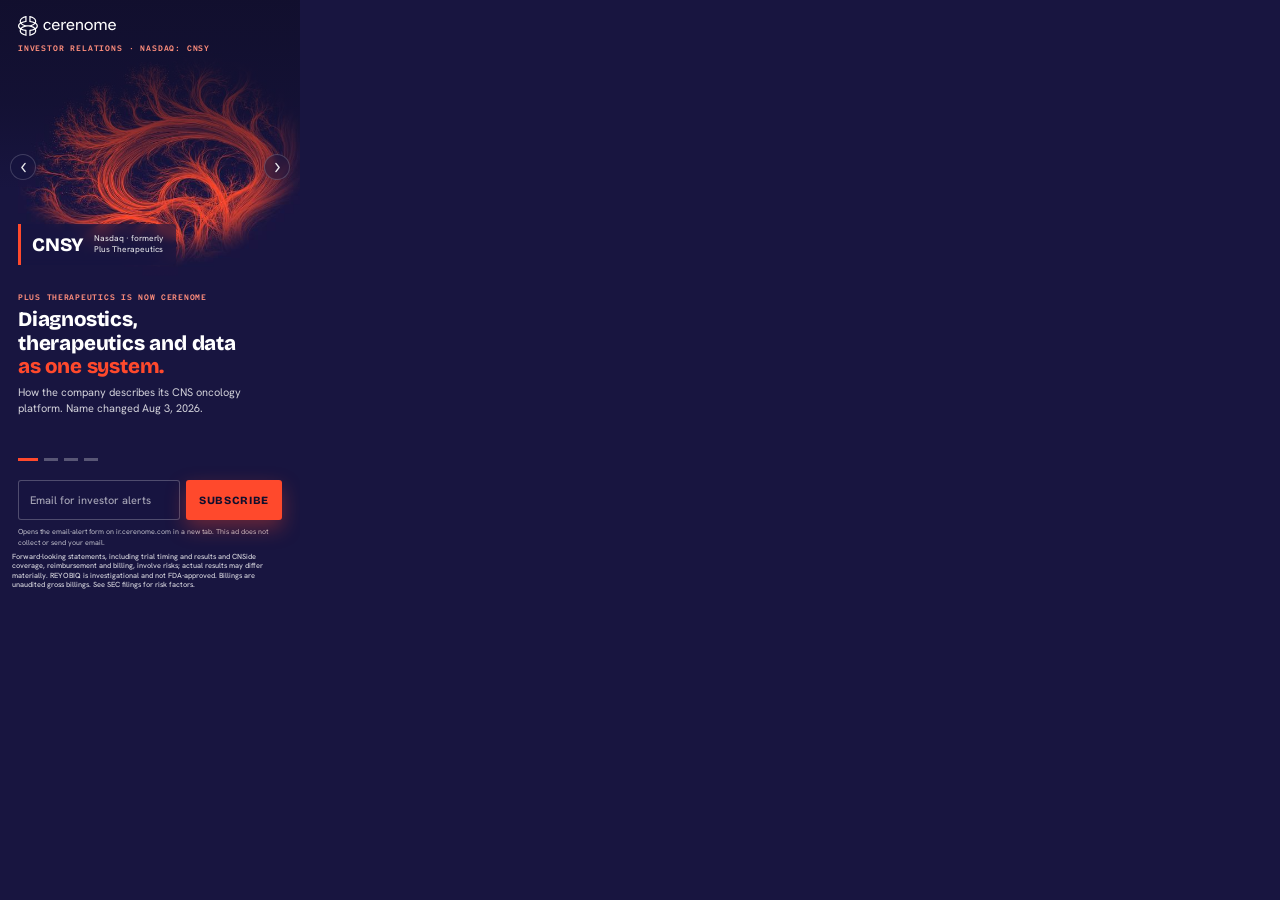
<file: concept-c-dashboard/index.html>
<!DOCTYPE html>
<html lang="en">
<head>
<meta name="robots" content="noindex,nofollow">
<meta charset="UTF-8">
<meta name="ad.size" content="width=300,height=600">
<meta http-equiv="X-UA-Compatible" content="IE=Edge">
<meta name="viewport" content="width=300,initial-scale=1">
<link rel="icon" href="data:,">
<title>Cerenome, Inc. — Investor Alerts</title>
<link rel="preconnect" href="https://fonts.googleapis.com">
<link rel="preconnect" href="https://fonts.gstatic.com" crossorigin>
<link href="https://fonts.googleapis.com/css2?family=Bricolage+Grotesque:opsz,wght@12..96,700;12..96,800&family=Hanken+Grotesk:wght@400;500;600;700&family=Red+Hat+Mono:wght@500;600&display=swap" rel="stylesheet">
<link rel="stylesheet" href="style.css">
</head>
<body>
<!-- GENERATED by build_concept_c.py from ../concept-a-photo/ (a-fingerprint: f27c65e68579).
     Don't edit this file: edit Concept A and re-run the script. -->


<!--
  Cerenome, Inc. — IR display banner, 300x600 — Concept C (Concept A + email sign-up): Photo / Dark.
  Promotes: https://media-console-group.github.io/cerenome-ir-concept/
  Full-bleed company artwork per slide (the coral fibre tracts on the IR page) (Ken Burns zoom + scrims), a
  floating stat chip, persistent logo/ticker chrome, stat row + CTA +
  forward-looking-statements line. Concept C is generated from this file
  (scripts/build_concept_c.py), so re-run that after every edit here.
  Every slide's copy and stat must come from the live IR site.
-->

<div id="banner" aria-label="Cerenome, Inc. investor relations advertisement with investor email alerts sign-up">

  <div id="slides">

    <!-- Slide 1 — Overview: the rename and the platform (the company's own description) -->
    <section class="slide" data-index="0">
      <div class="slide-bg" role="img" aria-label="Coral fibre-tract artwork from the company's website, on deep navy" style="background-image:url(assets/slide-1.jpg)"></div>
      <div class="slide-scrim-top"></div>
      <div class="slide-scrim-bottom"></div>
      <div class="slide-copy">
        <div class="mid-chip">
          <span class="chip-num">CNSY</span>
          <span class="chip-label">Nasdaq · formerly<br>Plus Therapeutics</span>
        </div>
        <div class="copy-bottom">
          <div class="kicker">Plus Therapeutics is now Cerenome</div>
          <h1>Diagnostics,<br>therapeutics and data<br><em>as one system.</em></h1>
          <p>How the company describes its CNS oncology platform. Name changed Aug&nbsp;3,&nbsp;2026.</p>
        </div>
      </div>
    </section>

    <!-- Slide 2 — CNSide: the commercial diagnostic, with the revenue qualifier -->
    <section class="slide" data-index="1">
      <div class="slide-bg" role="img" aria-label="Coral fibre-tract artwork from the company's website, close crop" style="background-image:url(assets/slide-2.jpg)"></div>
      <div class="slide-scrim-top"></div>
      <div class="slide-scrim-bottom"></div>
      <div class="slide-copy">
        <div class="mid-chip">
          <span class="chip-num">11,000<em>+</em></span>
          <span class="chip-label">CNSide tests since 2020,<br>per the company</span>
        </div>
        <div class="copy-bottom">
          <div class="kicker">CNSide · Diagnostics</div>
          <h1>A spinal fluid test<br>for CNS cancer,<br><em>in clinical use.</em></h1>
          <p>A laboratory-developed test. Performed at more than 120 U.S. cancer institutions, per the company.</p>
        </div>
      </div>
    </section>

    <!-- Slide 3 — REYOBIQ: investigational, Phase 2 enrollment complete; no efficacy figure -->
    <section class="slide" data-index="2">
      <div class="slide-bg" role="img" aria-label="Coral fibre-tract artwork from the company's website, wide sweep" style="background-image:url(assets/slide-3.jpg)"></div>
      <div class="slide-scrim-top"></div>
      <div class="slide-scrim-bottom"></div>
      <div class="slide-copy">
        <div class="mid-chip">
          <span class="chip-num">32</span>
          <span class="chip-label">patients treated at the<br>Phase 2 dose</span>
        </div>
        <div class="copy-bottom">
          <div class="kicker">REYOBIQ · Investigational</div>
          <h1>Phase 2 enrollment<br>complete in recurrent<br><em>glioblastoma.</em></h1>
          <p>Investigational and not FDA-approved. Topline data expected mid&#8209;2027.</p>
        </div>
      </div>
    </section>

    <!-- Slide 4 — CNSide commercial: payer coverage and Q3 billings (company-reported, labelled) -->
    <section class="slide" data-index="3">
      <div class="slide-bg" role="img" aria-label="Coral fibre-tract artwork from the company's website, tall crop" style="background-image:url(assets/slide-4.jpg)"></div>
      <div class="slide-scrim-top"></div>
      <div class="slide-scrim-bottom"></div>
      <div class="slide-copy">
        <div class="mid-chip">
          <span class="chip-num">$1.55<em>M</em></span>
          <span class="chip-label">Q3 gross billings,<br>unaudited, per company</span>
        </div>
        <div class="copy-bottom">
          <div class="kicker">CNSide · Commercial</div>
          <h1>Payer coverage<br>reaching ~164M<br><em>covered lives.</em></h1>
          <p>222 tests billed in Q3. Contracted commercial and Medicare Advantage lives, per the company.</p>
        </div>
      </div>
    </section>

  </div>

  <!-- Persistent chrome — sits above the rotating slides -->
  <header id="top-bar" class="reveal" data-delay="0">
    <div id="logo">
      <svg class="mark" aria-hidden="true" width="170" height="35" viewBox="0 0 170 35" fill="none" xmlns="http://www.w3.org/2000/svg"><g clip-path="url(#clip0_2_28)"><path d="M34.5159 17.2585C34.5159 15.2289 33.2954 13.2946 31.0567 11.7365C31.4433 10.8894 31.6393 10.0106 31.6393 9.11318C31.6393 6.9821 30.5052 4.91453 28.4459 3.29154C26.513 1.76796 23.9154 0.701386 20.9325 0.205721L19.6996 0.00069034V10.3827L20.6447 10.4856C23.428 10.7893 26.0022 11.4748 28.0359 12.4434C26.4571 14.1251 23.7704 15.3953 20.586 15.9241C19.5001 16.1043 18.3804 16.1961 17.2586 16.1961C16.1369 16.1961 15.0172 16.1043 13.9313 15.9241C10.7469 15.3946 8.06085 14.1244 6.48141 12.4434C8.51508 11.4755 11.0893 10.7893 13.8726 10.4856L14.8177 10.3827V0L13.5848 0.205031C10.6019 0.700695 8.00356 1.76796 6.07136 3.29085C4.01214 4.91384 2.87795 6.98141 2.87795 9.11249C2.87795 10.0106 3.074 10.8894 3.46058 11.7358C1.2205 13.2946 1.52588e-05 15.2289 1.52588e-05 17.2585C1.52588e-05 19.2881 1.2205 21.2224 3.4592 22.7805C3.07262 23.6276 2.87657 24.5064 2.87657 25.4038C2.87657 27.5349 4.01076 29.6025 6.06998 31.2255C8.00287 32.7484 10.6005 33.8156 13.5834 34.3113L14.8163 34.5163V24.1343L13.8713 24.0314C11.0879 23.7277 8.5137 23.0422 6.48003 22.0736C8.05878 20.392 10.7455 19.1217 13.9299 18.5929C15.0158 18.4121 16.1355 18.3209 17.2573 18.3209C18.379 18.3209 19.4987 18.4121 20.5846 18.5929C23.769 19.1224 26.4551 20.3927 28.0338 22.0736C26.0001 23.0422 23.4259 23.7277 20.6426 24.0314L19.6975 24.1343V34.5163L20.9304 34.3113C23.9133 33.8156 26.5117 32.7484 28.4439 31.2255C30.5031 29.6025 31.6373 27.5349 31.6373 25.4038C31.6373 24.5057 31.4412 23.6269 31.0546 22.7805C33.2933 21.2224 34.5138 19.2881 34.5138 17.2585H34.5159ZM7.37951 4.96217C8.74634 3.88523 10.6026 3.04647 12.6963 2.55012V8.48911C9.89434 8.87916 7.37261 9.61782 5.30096 10.6526C5.09801 10.1466 4.99584 9.63163 4.99584 9.11318C4.99584 7.23546 6.29226 5.81957 7.37951 4.96286V4.96217ZM12.697 31.9669C10.6033 31.4699 8.74634 30.6318 7.3802 29.5548C6.29295 28.6981 4.99653 27.2822 4.99653 25.4045C4.99653 24.8861 5.0987 24.3711 5.30165 23.8651C7.3733 24.8999 9.89503 25.6379 12.697 26.0286V31.9676V31.9669ZM7.84686 18.4148C6.53249 19.1376 5.42936 20.0171 4.60443 20.9926C2.99461 19.8576 2.11929 18.5529 2.11929 17.2592C2.11929 15.9655 2.99392 14.6601 4.60443 13.5258C5.42867 14.5013 6.53249 15.3808 7.84686 16.1036C8.66005 16.5509 9.55608 16.9389 10.5087 17.2599C9.55608 17.5802 8.66005 17.9689 7.84686 18.4162V18.4148ZM21.8189 2.55012C23.9126 3.04716 25.7696 3.88523 27.1357 4.96217C28.223 5.81888 29.5194 7.23477 29.5194 9.11249C29.5194 9.63094 29.4172 10.1459 29.2143 10.652C27.1419 9.61713 24.6209 8.87916 21.8189 8.48842V2.55012ZM27.1364 29.5548C25.7696 30.6318 23.9133 31.4705 21.8196 31.9669V26.0279C24.6216 25.6379 27.1433 24.8992 29.2149 23.8644C29.4179 24.3704 29.5201 24.8861 29.5201 25.4038C29.5201 27.2816 28.2237 28.6974 27.1364 29.5542V29.5548ZM29.9108 20.9919C29.0865 20.0164 27.9827 19.1369 26.6691 18.4141C25.8559 17.9668 24.9598 17.5788 24.0072 17.2578C24.9598 16.9375 25.8559 16.5488 26.6691 16.1015C27.9834 15.3787 29.0865 14.4992 29.9115 13.5245C31.5213 14.6587 32.3966 15.9641 32.3966 17.2578C32.3966 18.5515 31.522 19.8569 29.9115 20.9912L29.9108 20.9919Z" fill="white"/><path d="M51.0562 9.94884C53.7871 9.94884 56.3254 11.8763 57.0323 14.3829H54.3656C53.8513 12.9691 52.7592 12.0696 51.0562 12.0696C48.3253 12.0696 46.6865 14.4153 46.6865 17.2423C46.6865 20.0692 48.3253 22.4474 51.0562 22.4474C52.7592 22.4474 53.8513 21.5479 54.3656 20.1341H57.0323C56.3254 22.6401 53.7871 24.5675 51.0562 24.5675C46.944 24.5675 44.1806 21.2904 44.1806 17.2423C44.1806 13.1941 46.9433 9.94884 51.0562 9.94884Z" fill="white"/><path d="M61.4962 15.8609H69.6247C69.3997 13.58 67.9859 12.0696 65.6727 12.0696C63.5845 12.0696 61.8814 13.6442 61.4962 15.8609ZM58.7978 17.2423C58.7978 13.1941 61.7537 9.94884 65.6734 9.94884C69.914 9.94884 72.6131 13.2259 72.4205 17.8525H61.4327C61.5936 20.4234 63.1357 22.4468 65.8024 22.4468C67.3446 22.4468 68.7259 21.7723 69.4653 20.4227H72.132C71.2642 22.8644 68.855 24.5668 65.8024 24.5668C61.5611 24.5668 58.7985 21.2897 58.7985 17.2416" fill="white"/><path d="M82.9579 10.1421H83.1505V12.6481H82.0902C79.7128 12.6481 77.8171 13.58 77.8171 17.4998V24.183H75.343V10.3672H77.8171V13.6118H77.8496C78.8457 11.0416 80.5805 10.1421 82.9579 10.1421Z" fill="white"/><path d="M86.9087 15.8609H95.0372C94.8122 13.58 93.3984 12.0696 91.0852 12.0696C88.9969 12.0696 87.2939 13.6442 86.9087 15.8609ZM84.2096 17.2423C84.2096 13.1941 87.1655 9.94884 91.0852 9.94884C95.3258 9.94884 98.0249 13.2259 97.8323 17.8525H86.8445C87.0054 20.4234 88.5475 22.4468 91.2142 22.4468C92.7564 22.4468 94.1377 21.7723 94.8771 20.4227H97.5438C96.676 22.8644 94.2668 24.5668 91.2142 24.5668C86.9729 24.5668 84.2103 21.2897 84.2103 17.2416" fill="white"/><path d="M107.985 10.013C110.266 10.013 112.611 11.3626 112.611 15.2824V24.1823H110.137V15.6041C110.137 13.3232 109.045 12.1338 107.181 12.1338C104.868 12.1338 103.229 13.9328 103.229 17.6282V24.1823H100.755V10.3665H103.229V13.3225H103.261C104.258 11.0092 105.831 10.013 107.984 10.013" fill="white"/><path d="M122.571 22.4474C125.494 22.4474 127.358 20.0057 127.358 17.2423C127.358 14.4788 125.495 12.0696 122.571 12.0696C119.647 12.0696 117.783 14.4795 117.783 17.2423C117.783 20.005 119.647 22.4474 122.571 22.4474ZM122.571 9.94884C126.811 9.94884 129.864 13.1941 129.864 17.2423C129.864 21.2904 126.812 24.5675 122.571 24.5675C118.329 24.5675 115.278 21.2904 115.278 17.2423C115.278 13.1941 118.329 9.94884 122.571 9.94884Z" fill="white"/><path d="M144.223 13.5158C145.122 11.556 146.633 10.0137 149.042 10.0137C151.291 10.0137 153.604 11.3951 153.604 15.2831V24.183H151.13V15.6048C151.13 13.3557 150.07 12.1345 148.271 12.1345C145.99 12.1345 144.383 13.9659 144.383 17.6289V24.183H141.909V15.6048C141.909 13.3557 140.849 12.1345 139.05 12.1345C136.769 12.1345 135.163 13.9659 135.163 17.6289V24.183H132.688V10.3672H135.163V13.3232H135.195C136.191 11.0423 137.733 10.0137 139.822 10.0137C141.685 10.0137 143.613 10.9774 144.191 13.5158H144.223Z" fill="white"/><path d="M159.066 15.8609H167.195C166.97 13.58 165.556 12.0696 163.243 12.0696C161.154 12.0696 159.451 13.6442 159.066 15.8609ZM156.368 17.2423C156.368 13.1941 159.324 9.94884 163.243 9.94884C167.485 9.94884 170.183 13.2259 169.99 17.8525H159.003C159.163 20.4234 160.706 22.4468 163.372 22.4468C164.914 22.4468 166.296 21.7723 167.035 20.4227H169.702C168.834 22.8644 166.425 24.5668 163.373 24.5668C159.132 24.5668 156.369 21.2897 156.369 17.2416" fill="white"/></g><defs><clipPath id="clip0_2_28"><rect width="170" height="34.5163" fill="white"/></clipPath></defs></svg>
    </div>
    <div id="eyebrow">INVESTOR&nbsp;RELATIONS&nbsp;·&nbsp;NASDAQ:&nbsp;CNSY</div>
  </header>

  <button type="button" class="nav-arrow" id="arrow-prev" aria-label="Previous slide">
    <svg viewBox="0 0 16 16"><path d="M10 3 6 8l4 5" stroke="currentColor" stroke-width="1.7" fill="none" stroke-linecap="round" stroke-linejoin="round"/></svg>
  </button>
  <button type="button" class="nav-arrow" id="arrow-next" aria-label="Next slide">
    <svg viewBox="0 0 16 16"><path d="M6 3l4 5-4 5" stroke="currentColor" stroke-width="1.7" fill="none" stroke-linecap="round" stroke-linejoin="round"/></svg>
  </button>

  <div id="bottom-fixed" class="reveal" data-delay="4">
    <div id="dots" role="tablist" aria-label="Slide selector">
      <button class="dot active" data-index="0" aria-label="Slide 1: Platform"></button>
      <button class="dot" data-index="1" aria-label="Slide 2: CNSide"></button>
      <button class="dot" data-index="2" aria-label="Slide 3: REYOBIQ"></button>
      <button class="dot" data-index="3" aria-label="Slide 4: Commercial"></button>
    </div>
<!-- In-banner mailing-list sign-up, in the slot A uses for its CTA.
         Submits to SIGNUP_ENDPOINT in script.js; the error message swaps
         in for the consent line and the success state swaps in over the
         input row, so nothing shifts. -->
    <form id="signup" novalidate>
      <label class="sr-only" for="signup-email">Email address for Cerenome investor alerts</label>
      <div id="signup-row">
        <input type="email" id="signup-email" name="email" placeholder="Email for investor alerts" autocomplete="email" inputmode="email" spellcheck="false" required>
        <button type="submit" id="signup-btn">Subscribe</button>
        <div id="signup-done" aria-hidden="true">
          <svg viewBox="0 0 16 16" aria-hidden="true"><path d="M3.5 8.5 6.5 11.5 12.5 4.5" stroke="currentColor" stroke-width="1.8" fill="none" stroke-linecap="round" stroke-linejoin="round"/></svg>
          <span id="signup-done-text">Opened in a new tab: enter your email there.</span>
        </div>
      </div>
      <p id="signup-consent">Opens the email-alert form on ir.cerenome.com in a new tab. This ad does not collect or send your email.</p>
      <p id="signup-msg" role="status" aria-live="polite"></p>
      <p id="fls-line">Forward-looking statements, including trial timing and results and CNSide coverage, reimbursement and billing, involve risks; actual results may differ materially. REYOBIQ is investigational and not FDA-approved. Billings are unaudited gross billings. See SEC filings for risk factors.</p>
    </form>
  </div>

  <!-- Standard HTML5-ad click-tag plumbing -->
  <div id="click-tag-wrapper"></div>
</div>

<script src="script.js"></script>
</body>
</html>
</file>
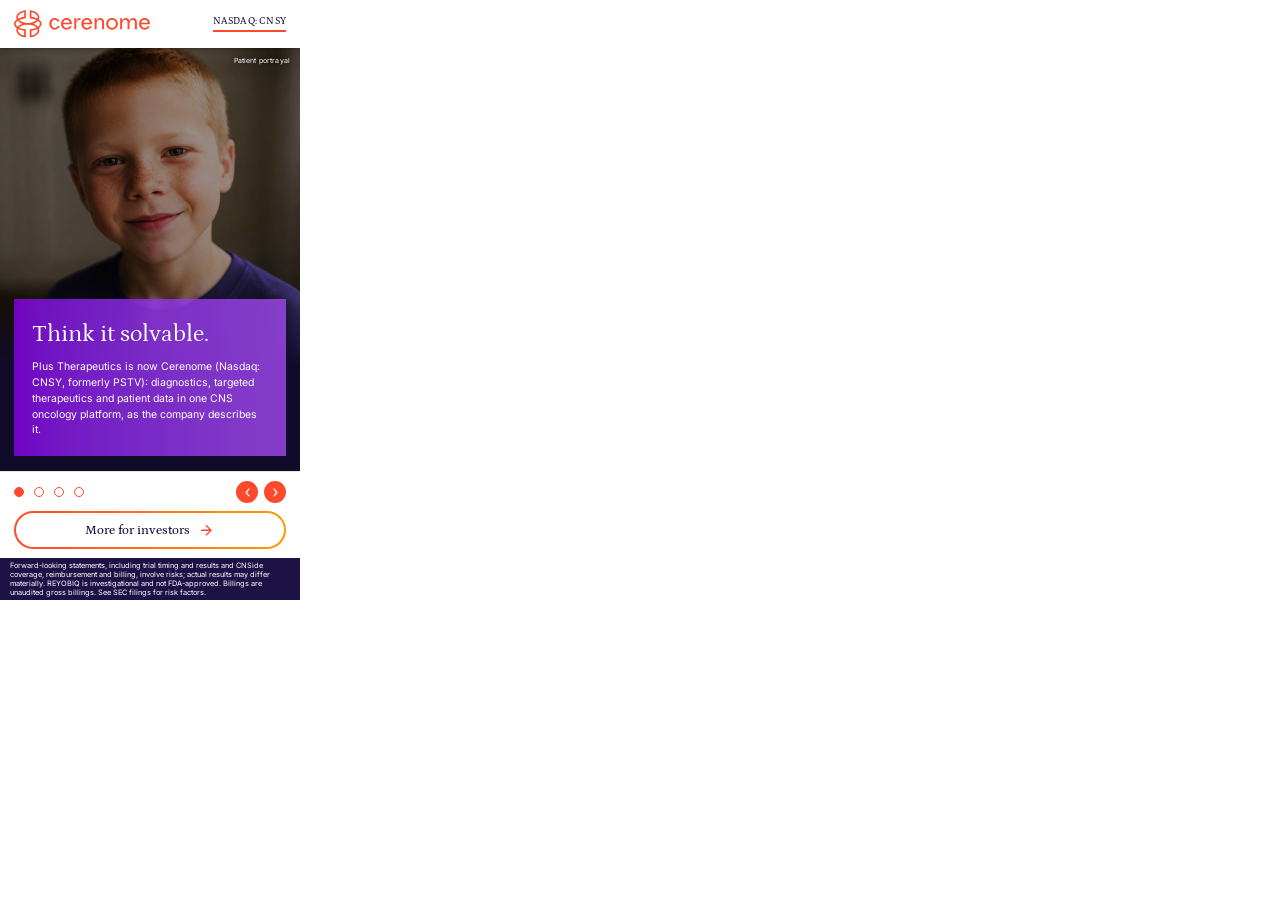
<file: concept-d-corporate/index.html>
<!DOCTYPE html>
<html lang="en">
<head>
<meta name="robots" content="noindex,nofollow">
<meta charset="UTF-8">
<meta name="ad.size" content="width=300,height=600">
<meta http-equiv="X-UA-Compatible" content="IE=Edge">
<meta name="viewport" content="width=300,initial-scale=1">
<link rel="icon" href="data:,">
<title>Cerenome, Inc. — Investor Relations</title>
<link rel="preconnect" href="https://fonts.googleapis.com">
<link rel="preconnect" href="https://fonts.gstatic.com" crossorigin>
<link href="https://fonts.googleapis.com/css2?family=Petrona:wght@400;500&amp;family=Inter:wght@400;500&amp;display=swap" rel="stylesheet">
<link rel="stylesheet" href="style.css">
</head>
<body>

<!--
  Cerenome, Inc. — IR display banner, 300x600 — Concept D: Corporate site / brand-native.
  Promotes: https://media-console-group.github.io/cerenome-ir-concept/
  Styled from the company's own CORPORATE website (https://cerenome.com/), not the IR
  landing page that Concepts A-C are built from: its white header + logo
  lockup, heading/body fonts, palette, accent underline bars, button style
  and footer strip. "Homepage in miniature": each slide is one module of the
  corporate homepage, alternating photo and light grounds. The reference build
  (an earlier build) used:
    1 hero -> 2 stats pattern -> 3 image + text split -> 4 violet gradient band.
  Module classes (m-hero / m-stats / m-split / m-band) and the shared parts
  (d-stat, d-list, d-arrows) live in style.css; every colour is a :root token
  filled from brand.json "corp". Re-module a slide if the site has no such
  module. Photos are the site's own photography, cropped into assets/;
  assets/logo.svg is the site's own logo file. Every claim comes from the
  project fact sheet (.tmp/facts.md).
-->

<div id="banner" aria-label="Cerenome, Inc. investor relations advertisement">

  <div id="slides">

    <!-- Slide 1 — Overview -->
    <section class="slide m-hero" data-index="0">
      <!-- Module: cerenome.com homepage hero: the full-bleed "Patient portrayal" photo (the company's own label),
           white serif "Think it solvable." and the company's platform sentence, here in a violet panel.
           Facts: [HOME] hero copy; [8-K Aug 4] name change from Plus Therapeutics, Inc. and Nasdaq symbol CNSY (was PSTV) effective Aug 3, 2026. -->
      <img class="d-photo" src="assets/slide-1.jpg" alt="Portrait of a smiling child; the company labels it a patient portrayal">
      <span class="portrayal">Patient portrayal</span>
      <div class="hero-panel">
        <h2>Think it solvable.</h2>
        <p class="hero-desc">Plus Therapeutics is now Cerenome (Nasdaq: CNSY, formerly PSTV): diagnostics, targeted therapeutics and patient data in one CNS oncology platform, as the company describes it.</p>
      </div>
    </section>

    <!-- Slide 2 — Proof: CNSide -->
    <section class="slide m-stats" data-index="1">
      <!-- Module: cerenome.com "How we're changing CNS cancer care" / Diagnostics block, as the homepage's stats pattern:
           navy serif heading, three figures over gradient bars.
           Facts: [HOME] CNSide "detects, characterizes, and monitors CNS cancer from cerebrospinal fluid";
           [PR Oct 8] 11,000+ tests since 2020 at 120+ U.S. cancer institutions (company); [PR Oct 8] evaluated in 12 peer-reviewed publications (company); laboratory-developed test [10-K]. -->
      <div class="stats-head">
        <h2>CNSide<sup>®</sup>: Testing for CNS Cancer from Spinal Fluid</h2>
        <p>A laboratory-developed test that the company says detects, characterizes and monitors CNS cancer.</p>
      </div>
      <div class="d-stats">
        <div class="d-stat">
          <p class="d-value">11,000+</p>
          <p class="d-label">CNSide tests performed since 2020, per the company</p>
        </div>
        <div class="d-stat">
          <p class="d-value">120+</p>
          <p class="d-label">U.S. cancer institutions where tests were performed, per the company</p>
        </div>
        <div class="d-stat">
          <p class="d-value">12</p>
          <p class="d-label">peer-reviewed publications evaluating CNSide in leptomeningeal metastases, per the company</p>
        </div>
      </div>
    </section>

    <!-- Slide 3 — REYOBIQ -->
    <section class="slide m-split" data-index="2">
      <!-- Module: cerenome.com "Why now?" image + white card split: the module's own coral and violet artwork over a white
           card, coral serif heading, navy bars.
           Facts: [PR Oct 29] ReSPECT-GBM Phase 2 enrollment complete, 32 treated at the Phase 2 dose (34 planned), topline expected mid-2027,
           direct infusion into the tumor by CED catheters; [PR] "investigational and has not been approved by the FDA ... for any use". -->
      <figure class="split-fig">
        <img class="split-photo" src="assets/slide-3.jpg" alt="Violet fibre-tract artwork on a coral ground, from the company's website">
        <figcaption>Company artwork</figcaption>
      </figure>
      <div class="split-card">
        <h2>REYOBIQ™: Phase 2 Enrollment Complete</h2>
        <ul class="d-list">
          <li>An investigational radiotherapeutic given by direct infusion into the tumor in recurrent glioblastoma.
            <ul class="d-arrows">
              <li>32 patients treated at the Phase 2 dose (34 planned)</li>
              <li>Topline data expected mid&#8209;2027</li>
              <li>Not FDA-approved for any use</li>
            </ul>
          </li>
        </ul>
      </div>
    </section>

    <!-- Slide 4 — CNSide commercial -->
    <section class="slide m-band" data-index="3">
      <!-- Module: cerenome.com violet gradient band (the stock module's ground, without its share quote), centred white serif title and copy.
           Facts: [PR Oct 8] in-network agreements representing approximately 164M commercial and Medicare Advantage covered lives;
           [PR Sep 30] Q3 2026: 222 tests billed, $1.55M of unaudited gross billings; favorable preliminary CMS pricing decision for PLA code 0640U, Jan 1, 2027 target effective date. -->
      <div class="band-content">
        <h2>CNSide: Growing Payer Coverage</h2>
        <p class="band-desc">In-network agreements across commercial and Medicare Advantage plans, as the company reports.</p>
        <div class="d-stats">
          <div class="d-stat">
            <p class="d-value">~164M</p>
            <p class="d-label">Contracted covered lives</p>
          </div>
          <div class="d-stat">
            <p class="d-value">222</p>
            <p class="d-label">Tests billed in Q3 2026</p>
          </div>
          <div class="d-stat">
            <p class="d-value">$1.55M</p>
            <p class="d-label">Gross billings, Q3 2026, unaudited</p>
          </div>
        </div>
        <p class="band-note">A preliminary CMS pricing decision for the CNSide code was favorable; target effective date Jan&nbsp;1, 2027, per the company.</p>
      </div>
    </section>

  </div>

  <!-- Persistent chrome — the corporate site's header, never rotates -->
  <header id="top-bar" class="reveal" data-delay="0">
    <img id="logo" src="assets/logo.svg" alt="Cerenome, Inc." width="136" height="28">
    <span id="ticker">NASDAQ:&nbsp;CNSY</span>
  </header>

  <!-- Slider controls: round navy buttons, like the homepage slider's pause control -->
  <button type="button" class="nav-arrow" id="arrow-prev" aria-label="Previous slide">
    <svg viewBox="0 0 16 16" aria-hidden="true"><path d="M10 3 6 8l4 5" stroke="currentColor" stroke-width="1.8" fill="none" stroke-linecap="round" stroke-linejoin="round"/></svg>
  </button>
  <button type="button" class="nav-arrow" id="arrow-next" aria-label="Next slide">
    <svg viewBox="0 0 16 16" aria-hidden="true"><path d="M6 3l4 5-4 5" stroke="currentColor" stroke-width="1.8" fill="none" stroke-linecap="round" stroke-linejoin="round"/></svg>
  </button>

  <div id="bottom-fixed" class="reveal" data-delay="4">
    <div id="dots" role="tablist" aria-label="Slide selector">
      <button class="dot active" data-index="0" aria-label="Slide 1: Platform"></button>
      <button class="dot" data-index="1" aria-label="Slide 2: CNSide"></button>
      <button class="dot" data-index="2" aria-label="Slide 3: REYOBIQ"></button>
      <button class="dot" data-index="3" aria-label="Slide 4: Commercial"></button>
    </div>

    <!-- The corporate site's .btn: radius/gradient border from brand.json corp, arrow after the label -->
    <a href="#" id="cta">
      <span>More for investors</span>
      <svg id="cta-arrow" viewBox="0 0 24 25" aria-hidden="true"><path d="M12 4.18066L10.585 5.59566L16.17 11.1807H4V13.1807H16.17L10.585 18.7657L12 20.1807L20 12.1807L12 4.18066Z"/></svg>
    </a>

    <!-- The corporate site's footer strip, carrying the required forward-looking-statements line -->
    <p id="fls"><span>Forward-looking statements, including trial timing and results and CNSide coverage, reimbursement and billing, involve risks; actual results may differ materially. REYOBIQ is investigational and not FDA-approved. Billings are unaudited gross billings. See SEC filings for risk factors.</span></p>
  </div>

  <!-- Standard HTML5-ad click-tag plumbing -->
  <div id="click-tag-wrapper"></div>
</div>

<script src="script.js"></script>
</body>
</html>
</file>
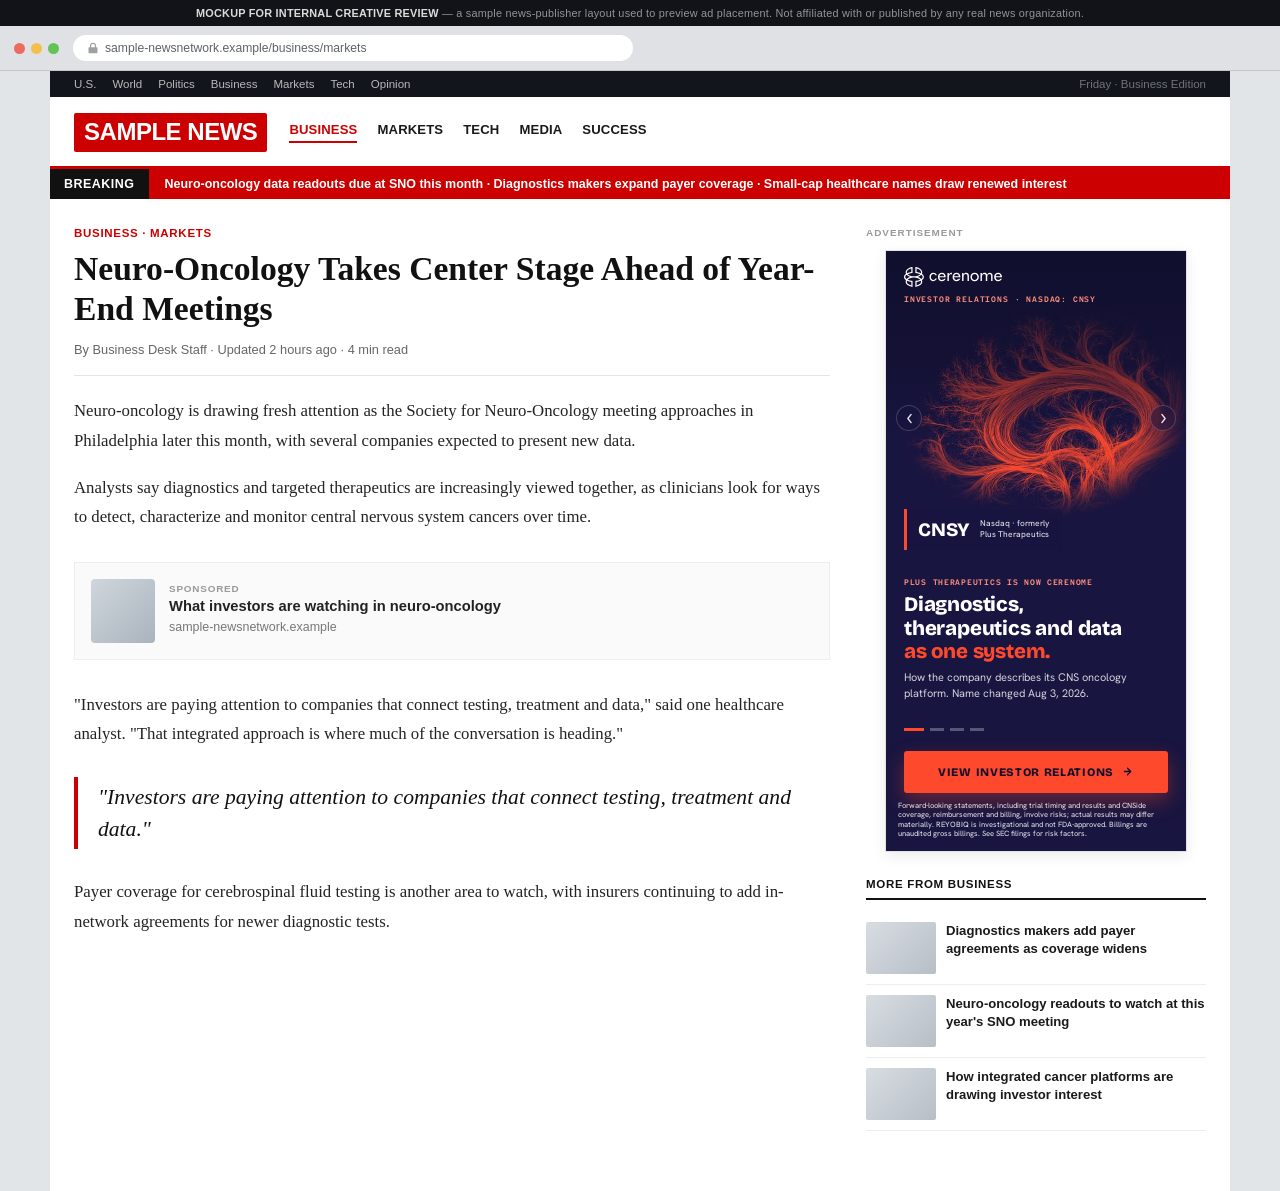
<file: context-preview/news.html>
<!DOCTYPE html>
<html lang="en">
<head>
<meta name="robots" content="noindex,nofollow">
<meta charset="UTF-8">
<meta name="viewport" content="width=device-width,initial-scale=1">
<title>In-Context Preview — Sample News Publisher Page</title>
<link rel="icon" href="data:,">
<style>
  * { margin:0; padding:0; box-sizing:border-box; }
  html, body { background:#e2e5e8; font-family:Helvetica, Arial, sans-serif; }

  /* ---- disclaimer strip ---- */
  #disclaimer {
    background:#111318;
    color:rgba(255,255,255,0.55);
    font-size:0.68rem;
    letter-spacing:0.02em;
    text-align:center;
    padding:7px 12px;
  }
  #disclaimer strong { color:rgba(255,255,255,0.85); }

  /* ---- fake browser chrome ---- */
  #browser-chrome {
    background:#dfe1e5;
    border-bottom:1px solid #c3c6cb;
    padding:9px 14px;
    display:flex;
    align-items:center;
    gap:14px;
  }
  #traffic-lights { display:flex; gap:6px; flex:0 0 auto; }
  #traffic-lights span { width:11px; height:11px; border-radius:50%; display:inline-block; }
  #traffic-lights span:nth-child(1){ background:#ed6a5e; }
  #traffic-lights span:nth-child(2){ background:#f4bf4f; }
  #traffic-lights span:nth-child(3){ background:#61c454; }
  #url-bar {
    flex:1 1 auto;
    background:#fff;
    border-radius:14px;
    padding:6px 14px;
    font-size:0.76rem;
    color:#5f6368;
    display:flex;
    align-items:center;
    gap:6px;
    max-width:560px;
  }
  #url-bar svg { flex:0 0 auto; opacity:0.6; }

  /* ---- site wrapper ---- */
  #site { background:#fff; max-width:1180px; margin:0 auto; }

  /* utility nav */
  #utility-nav {
    background:#12151b;
    color:rgba(255,255,255,0.7);
    font-size:0.72rem;
    display:flex;
    align-items:center;
    justify-content:space-between;
    padding:7px 24px;
  }
  #utility-nav .links { display:flex; gap:16px; }
  #utility-nav .links span:hover { color:#fff; }
  #utility-nav .meta { color:rgba(255,255,255,0.4); }

  /* masthead */
  #masthead {
    display:flex;
    align-items:center;
    gap:22px;
    padding:16px 24px 14px;
    border-bottom:3px solid #cc0000;
  }
  #logo {
    background:#cc0000;
    color:#fff;
    font-weight:900;
    font-size:1.5rem;
    letter-spacing:-0.02em;
    padding:5px 10px 6px;
    border-radius:2px;
    font-family:Arial, Helvetica, sans-serif;
  }
  #masthead nav { display:flex; gap:20px; flex:1; }
  #masthead nav span {
    font-size:0.82rem;
    font-weight:700;
    color:#1a1a1a;
    text-transform:uppercase;
    letter-spacing:0.01em;
    cursor:default;
  }
  #masthead nav span.active { color:#cc0000; border-bottom:2px solid #cc0000; padding-bottom:4px; }

  /* breaking ticker */
  #ticker {
    background:#cc0000;
    color:#fff;
    display:flex;
    align-items:center;
    font-size:0.78rem;
    font-weight:600;
    overflow:hidden;
    white-space:nowrap;
  }
  #ticker .badge {
    background:#111;
    padding:8px 14px;
    font-weight:900;
    letter-spacing:0.04em;
    flex:0 0 auto;
  }
  #ticker .feed { padding:8px 16px; }

  /* content grid */
  #content {
    display:grid;
    grid-template-columns:1fr 340px;
    gap:36px;
    padding:28px 24px 60px;
  }

  article .eyebrow {
    color:#cc0000;
    font-size:0.72rem;
    font-weight:800;
    letter-spacing:0.06em;
    text-transform:uppercase;
    margin-bottom:10px;
  }
  article h1 {
    font-family:Georgia, 'Times New Roman', serif;
    font-size:2.1rem;
    line-height:1.18;
    color:#111;
    margin-bottom:14px;
  }
  article .byline {
    font-size:0.8rem;
    color:#666;
    margin-bottom:20px;
    padding-bottom:18px;
    border-bottom:1px solid #e5e5e5;
  }
  article p {
    font-family:Georgia, 'Times New Roman', serif;
    font-size:1.05rem;
    line-height:1.75;
    color:#232323;
    margin-bottom:18px;
  }
  article .pull-quote {
    font-family:Georgia, 'Times New Roman', serif;
    font-style:italic;
    font-size:1.35rem;
    line-height:1.5;
    color:#111;
    border-left:4px solid #cc0000;
    padding:4px 0 4px 20px;
    margin:28px 0;
  }
  .native-slot {
    margin:30px 0;
    border:1px solid #eee;
    background:#fafafa;
    padding:16px;
    display:flex;
    gap:14px;
    align-items:center;
  }
  .native-slot .swatch { width:64px; height:64px; border-radius:4px; background:linear-gradient(135deg,#cfd6dd,#aab3bd); flex:0 0 auto; }
  .native-slot .txt .tag { font-size:0.62rem; font-weight:800; letter-spacing:0.08em; color:#999; text-transform:uppercase; margin-bottom:4px; }
  .native-slot .txt h4 { font-size:0.92rem; color:#222; margin-bottom:3px; }
  .native-slot .txt p { font-size:0.78rem; color:#777; margin:0; font-family:Helvetica, Arial, sans-serif; }

  /* right rail */
  aside { display:flex; flex-direction:column; align-items:center; gap:10px; }
  aside .sponsor-label {
    align-self:flex-start;
    font-size:0.62rem;
    font-weight:800;
    letter-spacing:0.1em;
    text-transform:uppercase;
    color:#9a9a9a;
    margin-bottom:2px;
  }
  #ad-slot {
    width:302px;    /* 300 + the 1px border each side (border-box), so the 300x600 banner isn't clipped */
    height:602px;
    border:1px solid #e2e2e2;
    box-shadow:0 4px 14px rgba(0,0,0,0.08);
    overflow:hidden;
    background:#000;
  }
  #ad-slot iframe { width:300px; height:600px; border:0; display:block; }

  .rail-more {
    align-self:stretch;
    margin-top:16px;
  }
  .rail-more .heading {
    font-size:0.72rem;
    font-weight:800;
    letter-spacing:0.06em;
    text-transform:uppercase;
    color:#111;
    border-bottom:2px solid #111;
    padding-bottom:8px;
    margin-bottom:12px;
  }
  .rail-item {
    display:flex;
    gap:10px;
    padding:10px 0;
    border-bottom:1px solid #eee;
  }
  .rail-item .thumb { width:70px; height:52px; border-radius:2px; background:linear-gradient(135deg,#d8dde2,#b7bec6); flex:0 0 auto; }
  .rail-item p { font-family:Helvetica, Arial, sans-serif; font-size:0.82rem; line-height:1.35; color:#1a1a1a; font-weight:600; }

  @media (max-width:900px) {
    #content { grid-template-columns:1fr; }
    aside { align-items:stretch; }
    #ad-slot { margin:0 auto; }
  }
</style>
</head>
<body>

<div id="disclaimer">
  <strong>MOCKUP FOR INTERNAL CREATIVE REVIEW</strong> — a sample news-publisher layout used to preview ad placement. Not affiliated with or published by any real news organization.
</div>

<div id="browser-chrome">
  <div id="traffic-lights"><span></span><span></span><span></span></div>
  <div id="url-bar">
    <svg width="12" height="12" viewBox="0 0 16 16"><path d="M8 1a4 4 0 00-4 4v2H3a1 1 0 00-1 1v6a1 1 0 001 1h10a1 1 0 001-1V8a1 1 0 00-1-1h-1V5a4 4 0 00-4-4zm-2.5 6V5a2.5 2.5 0 015 0v2h-5z" fill="currentColor"/></svg>
    sample-newsnetwork.example/business/markets
  </div>
</div>

<div id="site">
  <div id="utility-nav">
    <div class="links">
      <span>U.S.</span><span>World</span><span>Politics</span><span>Business</span><span>Markets</span><span>Tech</span><span>Opinion</span>
    </div>
    <div class="meta">Friday · Business Edition</div>
  </div>

  <div id="masthead">
    <div id="logo">SAMPLE&nbsp;NEWS</div>
    <nav>
      <span class="active">Business</span>
      <span>Markets</span>
      <span>Tech</span>
      <span>Media</span>
      <span>Success</span>
    </nav>
  </div>

  <div id="ticker">
    <span class="badge">BREAKING</span>
    <span class="feed">Neuro-oncology data readouts due at SNO this month · Diagnostics makers expand payer coverage · Small-cap healthcare names draw renewed interest</span>
  </div>

  <div id="content">
    <article>
      <div class="eyebrow">Business · Markets</div>
      <h1>Neuro-Oncology Takes Center Stage Ahead of Year-End Meetings</h1>
      <div class="byline">By Business Desk Staff · Updated 2 hours ago · 4 min read</div>

      <p>Neuro-oncology is drawing fresh attention as the Society for Neuro-Oncology meeting approaches in Philadelphia later this month, with several companies expected to present new data.</p>

      <p>Analysts say diagnostics and targeted therapeutics are increasingly viewed together, as clinicians look for ways to detect, characterize and monitor central nervous system cancers over time.</p>

      <div class="native-slot">
        <div class="swatch"></div>
        <div class="txt">
          <div class="tag">Sponsored</div>
          <h4>What investors are watching in neuro-oncology</h4>
          <p>sample-newsnetwork.example</p>
        </div>
      </div>

      <p>&quot;Investors are paying attention to companies that connect testing, treatment and data,&quot; said one healthcare analyst. &quot;That integrated approach is where much of the conversation is heading.&quot;</p>

      <div class="pull-quote">"Investors are paying attention to companies that connect testing, treatment and data."</div>

      <p>Payer coverage for cerebrospinal fluid testing is another area to watch, with insurers continuing to add in-network agreements for newer diagnostic tests.</p>
    </article>

    <aside>
      <div class="sponsor-label">Advertisement</div>
      <div id="ad-slot">
        <iframe id="ad-frame" title="Sample ad placement" scrolling="no"></iframe>
      </div>

      <div class="rail-more">
        <div class="heading">More From Business</div>
        <div class="rail-item"><div class="thumb"></div><p>Diagnostics makers add payer agreements as coverage widens</p></div>
        <div class="rail-item"><div class="thumb"></div><p>Neuro-oncology readouts to watch at this year&#x27;s SNO meeting</p></div>
        <div class="rail-item"><div class="thumb"></div><p>How integrated cancer platforms are drawing investor interest</p></div>
      </div>
    </aside>
  </div>
</div>

<script>
  var CONCEPTS = {
    a: '../concept-a-photo/index.html',
    b: '../concept-b-editorial/index.html',
    c: '../concept-c-dashboard/index.html',
    d: '../concept-d-corporate/index.html'
  }
  var params = new URLSearchParams(window.location.search)
  var concept = params.get('concept')
  if (!CONCEPTS[concept]) concept = 'a'
  document.getElementById('ad-frame').src = CONCEPTS[concept]
</script>

</body>
</html>
</file>
<file: concept-a-photo/style.css>
/* ── Brand tokens — the ONLY place colors are defined. Set --dark,
   --navy, --accent and --gold from the company's real site; the rest
   derive from them (color-mix: Chrome 111+ / Safari 16.2+). ── */
:root {
  --dark:      #181540;
  --dark-2:    color-mix(in srgb, var(--dark) 70%, black);
  --navy:      #1c1246;
  --accent:    #ff492c;
  --accent-d:  color-mix(in srgb, var(--accent) 82%, black);
  --accent-lt: color-mix(in srgb, var(--accent) 62%, white);
  --gold:      #ff9900;
  --gold-d:    color-mix(in srgb, var(--gold) 85%, black);
  --white:     #ffffff;
  --cta-ink:   var(--dark-2);  /* text on the accent CTA — set to var(--dark-2) if white fails contrast on a light accent */
  --font-head: 'Bricolage Grotesque', system-ui, sans-serif;
  --font:      'Hanken Grotesk', system-ui, sans-serif;
  --mono:      'Red Hat Mono', ui-monospace, SFMono-Regular, Menlo, Consolas, 'Liberation Mono', monospace;
  --ease:      cubic-bezier(0.16,1,0.3,1);
}

* { margin:0; padding:0; box-sizing:border-box; }
html, body { width:300px; height:600px; overflow:hidden; background:var(--dark); }
body { font-family:var(--font); -webkit-font-smoothing:antialiased; }
a { text-decoration:none; color:inherit; }
button { border:0; background:none; font:inherit; color:inherit; cursor:pointer; -webkit-tap-highlight-color:transparent; }

/* ── Canvas ─────────────────────────────────────────────────────────
   Fixed 300x600 stage. A crossfading slide stack sits at the bottom of
   the z-order; persistent chrome (logo, nav, stats, CTA) is pinned on
   top of it and never rotates — same "fixed shell / rotating cards"
   split the Knorex reference banner used with royalSlider. */
#banner {
  position:relative;
  width:300px;
  height:600px;
  overflow:hidden;
  cursor:pointer;
  background:var(--dark);
}

/* ── Slide stack ────────────────────────────────────────────────── */
#slides { position:absolute; inset:0; z-index:1; }

.slide {
  position:absolute;
  inset:0;
  opacity:0;
  z-index:1;
  pointer-events:none;
  transition:opacity 0.9s ease;
}
.slide.active { opacity:1; z-index:2; pointer-events:auto; }

.slide-bg {
  position:absolute;
  top:0; left:0;
  width:100%; height:100%;
  background-size:cover;
  background-position:center top;
  z-index:1;
  animation:kenburns 7s ease-out infinite alternate;
  user-select:none;
  -webkit-user-drag:none;
}
@keyframes kenburns {
  from { transform:scale(1); }
  to   { transform:scale(1.09); }
}

.slide-scrim-top, .slide-scrim-bottom {
  position:absolute;
  left:0; right:0;
  z-index:2;
  pointer-events:none;
}
.slide-scrim-top {
  top:0; height:190px;
  background:linear-gradient(180deg, color-mix(in srgb, var(--dark-2) 94%, transparent) 0%, color-mix(in srgb, var(--dark-2) 62%, transparent) 55%, color-mix(in srgb, var(--dark-2) 0%, transparent) 100%);
}
.slide-scrim-bottom {
  bottom:0; height:336px;
  background:linear-gradient(0deg, var(--dark) 0%, color-mix(in srgb, var(--dark) 93%, transparent) 42%, color-mix(in srgb, var(--dark) 0%, transparent) 100%);
}

.slide-copy {
  position:absolute;
  inset:0;
  z-index:3;
  transform:translateY(12px);
  transition:transform 0.9s var(--ease);
}
.slide.active .slide-copy { transform:translateY(0); }

/* Floating mid-image stat chip (per slide) */
.mid-chip {
  position:absolute;
  top:258px; left:18px;
  display:flex;
  align-items:center;
  gap:10px;
  padding:9px 13px 9px 11px;
  background:color-mix(in srgb, var(--dark) 58%, transparent);
  border-left:3px solid var(--accent);
  border-radius:0 3px 3px 0;
  backdrop-filter:blur(3px);
  -webkit-backdrop-filter:blur(3px);
}
.chip-num {
  font-family:var(--font-head);
  font-weight:800;
  font-size:19px;
  color:var(--white);
  white-space:nowrap;
}
.chip-num em { font-style:normal; color:var(--accent); }
.chip-label {
  font-family:var(--font);
  font-size:8.4px;
  line-height:1.25;
  font-weight:500;
  color:rgba(255,255,255,0.82);
}

/* Rotating headline block, pinned above the fixed bottom bar */
.copy-bottom {
  position:absolute;
  left:0; right:0;
  bottom:150px;
  padding:0 18px;
}
.kicker {
  font-family:var(--mono);
  font-weight:600;
  font-size:8px;
  letter-spacing:0.09em;
  text-transform:uppercase;
  color:var(--accent-lt);
  margin-bottom:6px;
}
.copy-bottom h1 {
  font-family:var(--font-head);
  font-weight:800;
  font-size:20.5px;
  line-height:1.14;
  letter-spacing:-0.01em;
  color:var(--white);
}
.copy-bottom h1 em { font-style:normal; color:var(--accent); }
.copy-bottom p {
  margin-top:7px;
  font-size:11px;
  line-height:1.4;
  color:rgba(255,255,255,0.8);
  max-width:255px;
}

/* ── Persistent chrome (never rotates) ─────────────────────────── */
#top-bar {
  position:absolute;
  top:0; left:0; right:0;
  z-index:5;
  display:flex;
  flex-direction:column;
  gap:7px;
  padding:16px 18px 0;
}
#logo { display:flex; align-items:center; gap:7px; }
#logo .mark { width:98px; height:20.2px; flex:none; }
#wordmark {
  font-family:var(--font-head);
  font-weight:800;
  font-size:13.5px;
  letter-spacing:0.01em;
  color:var(--white);
}
#eyebrow {
  font-family:var(--mono);
  font-weight:600;
  font-size:8.2px;
  letter-spacing:0.1em;
  color:var(--accent-lt);
}

.nav-arrow {
  position:absolute;
  top:154px;
  width:26px; height:26px;
  z-index:5;
  display:flex;
  align-items:center;
  justify-content:center;
  background:color-mix(in srgb, var(--dark) 45%, transparent);
  border:1px solid rgba(255,255,255,0.18);
  border-radius:50%;
  color:rgba(255,255,255,0.9);
  backdrop-filter:blur(2px);
  -webkit-backdrop-filter:blur(2px);
  transition:background .2s ease, transform .15s ease;
}
.nav-arrow svg { width:13px; height:13px; }
.nav-arrow:active { transform:scale(0.9); background:color-mix(in srgb, var(--accent) 55%, transparent); }
#arrow-prev { left:10px; }
#arrow-next { right:10px; }

#bottom-fixed {
  position:absolute;
  left:0; right:0; bottom:0;
  z-index:5;
  padding:0 18px 12px;
}

#dots {
  display:flex;
  gap:6px;
  margin-bottom:11px;
}
.dot {
  width:14px; height:3px;
  border-radius:2px;
  background:rgba(255,255,255,0.28);
  transition:background .3s ease, width .3s ease;
  padding:6px 0;
  background-clip:content-box;
  box-sizing:content-box;
}
.dot.active { background-color:var(--accent); width:20px; }  /* background-color, not the shorthand: the shorthand resets background-clip and paints the whole 15px hit area as a square */

#stat-row {
  display:flex;
  align-items:center;
  gap:14px;
}
.stat { display:flex; flex-direction:column; gap:2px; }
.stat-num {
  font-family:var(--font-head);
  font-weight:800;
  font-size:15px;
  color:var(--white);
}
.stat-num em { font-style:normal; color:var(--accent); }
.stat-label {
  font-family:var(--font);
  font-size:8px;
  font-weight:500;
  letter-spacing:0.03em;
  text-transform:uppercase;
  color:rgba(255,255,255,0.58);
}
.stat-div { width:1px; height:26px; background:rgba(255,255,255,0.18); }

#cta {
  margin-top:14px;
  display:flex;
  align-items:center;
  justify-content:center;
  gap:7px;
  width:100%;
  height:42px;
  background:var(--accent);
  border-radius:3px;
  color:var(--cta-ink);
  font-family:var(--font-head);
  font-weight:800;
  font-size:11.5px;
  letter-spacing:0.06em;
  text-transform:uppercase;
  box-shadow:0 8px 20px color-mix(in srgb, var(--accent) 35%, transparent);
  animation:cta-pulse 1.8s ease-in-out 2.6s 6;
}
#cta-arrow { width:13px; height:13px; }

/* Required disclosure line under the CTA */
#disclosure {
  margin:8px -6px 0;
  font-family:var(--font);
  font-size:7.6px;
  font-weight:500;
  letter-spacing:0;
  line-height:1.26;
  text-align:left;
  color:rgba(255,255,255,0.8);
}
@keyframes cta-pulse {
  0%, 100% { box-shadow:0 8px 20px color-mix(in srgb, var(--accent) 35%, transparent); }
  50%      { box-shadow:0 8px 26px color-mix(in srgb, var(--accent) 65%, transparent), 0 0 0 5px color-mix(in srgb, var(--accent) 12%, transparent); }
}

/* ── Entrance sequence (initial load only) ─────────────────────── */
.reveal {
  opacity:0;
  transform:translateY(14px);
  transition:opacity .7s var(--ease), transform .7s var(--ease);
}
#banner.is-live .reveal { opacity:1; transform:none; }
#top-bar[data-delay="0"] { transition-delay:.05s; }
#bottom-fixed[data-delay="4"] { transition-delay:.55s; }

#click-tag-wrapper { position:absolute; width:0; height:0; overflow:hidden; }

@media (prefers-reduced-motion: reduce) {
  .slide-bg { animation:none; }
  #cta { animation:none; }
  .reveal { transition-duration:.01s; transition-delay:0s !important; }
  .slide, .slide-copy { transition-duration:.2s; }
}
</file>
<file: concept-b-editorial/style.css>
/* ── Brand tokens — the ONLY place colors are defined. Set --accent,
   --ink and --gold from the company's real site (hex or oklch); every
   other surface/tint derives from them. ── */
:root {
  --accent:       #ff492c;
  --ink:          #1c1246;
  --gold:         #ff9900;
  --accent-lt:    color-mix(in oklch, var(--accent) 60%, white);
  --accent-ink:   color-mix(in oklch, var(--accent) 72%, black);
  --accent-ink-d: color-mix(in oklch, var(--accent) 62%, black);
  --accent-lo:    color-mix(in oklch, var(--accent) 14%, transparent);
  --deep:         color-mix(in oklch, var(--ink) 80%, black);
  --paper:        color-mix(in oklch, var(--ink) 2%, white);
  --tint:         color-mix(in oklch, var(--accent) 7%, white);
  --tint-2:       color-mix(in oklch, var(--accent) 24%, white);
  --card:         #ffffff;
  --text-mid:     color-mix(in oklch, var(--ink) 62%, white);
  --line:         color-mix(in oklch, var(--ink) 15%, transparent);
  --serif: 'Bricolage Grotesque', system-ui, sans-serif;
  --sans:  'Hanken Grotesk', system-ui, sans-serif;
  --mono:  'Red Hat Mono', ui-monospace, SFMono-Regular, Menlo, Consolas, 'Liberation Mono', monospace;
  --ease:  cubic-bezier(0.22, 1, 0.36, 1);
  --bf-h:  104px;  /* height of the dark bottom block: CTA + disclosure; dots and slides sit above it */
}

* { margin:0; padding:0; box-sizing:border-box; }
html, body { width:300px; height:600px; overflow:hidden; background:var(--paper); }
body { font-family:var(--sans); color:var(--ink); -webkit-font-smoothing:antialiased; }
a { text-decoration:none; color:inherit; }
button { border:0; background:none; font:inherit; color:inherit; cursor:pointer; -webkit-tap-highlight-color:transparent; }

#banner {
  position:relative;
  width:300px;
  height:600px;
  overflow:hidden;
  cursor:pointer;
  background:var(--paper);
}

#top-rule {
  position:absolute;
  top:0; left:0; right:0;
  height:3px;
  z-index:6;
  background:linear-gradient(90deg, var(--accent-ink), var(--gold));
}

/* ── Persistent top chrome ──────────────────────────────────────── */
#top-bar {
  position:absolute;
  top:3px; left:0; right:0;
  z-index:5;
  background:var(--paper);
  border-bottom:1px solid var(--line);
  padding:13px 18px 10px;
  display:flex;
  flex-direction:column;
  gap:6px;
}
#logo { display:flex; align-items:center; gap:7px; }
.mark { width:98px; height:20.2px; flex:none; }
#wordmark {
  font-family:var(--sans);
  font-weight:800;
  font-size:13px;
  letter-spacing:0.01em;
  color:var(--ink);
}
#masthead {
  font-family:var(--mono);
  font-size:7.6px;
  font-weight:500;
  letter-spacing:0.1em;
  color:var(--text-mid);
}

/* ── Slide stack ────────────────────────────────────────────────── */
#slides { position:absolute; top:61px; left:0; right:0; bottom:calc(var(--bf-h) + 34px); z-index:1; overflow:hidden; }

.slide {
  position:absolute; inset:0;
  opacity:0;
  z-index:1;
  pointer-events:none;
  transition:opacity 0.8s ease;
}
.slide.active { opacity:1; z-index:2; pointer-events:auto; }

.slide-copy {
  padding:16px 18px 0;
  transform:translateY(10px);
  transition:transform 0.8s var(--ease);
}
.slide.active .slide-copy { transform:translateY(0); }

.eyebrow {
  font-family:var(--mono);
  font-size:9.5px;
  font-weight:500;
  letter-spacing:0.13em;
  text-transform:uppercase;
  color:var(--accent-ink);
  display:flex;
  align-items:center;
  gap:7px;
  margin-bottom:9px;
}
.eyebrow::before {
  content:'';
  width:6px; height:6px;
  border-radius:50%;
  background:var(--accent);
  flex:none;
}

.slide-copy h1 {
  font-family:var(--serif);
  font-weight:800;
  font-size:21.5px;
  line-height:1.16;
  letter-spacing:-0.01em;
  color:var(--ink);
}
.slide-copy h1 em { font-style:normal; color:var(--accent-ink); }

.lead {
  margin-top:8px;
  font-family:var(--sans);
  font-size:10.8px;
  line-height:1.44;
  color:var(--text-mid);
}

/* ── "Figure" schematic card, matching the site's plate component ─ */
.fig-card {
  margin-top:13px;
  border:1px solid var(--line);
  border-radius:2px;
  background:var(--card);
  overflow:hidden;
}
.fig-bar {
  display:flex;
  justify-content:space-between;
  align-items:center;
  gap:8px;
  padding:6px 10px;
  background:var(--ink);
  color:#fff;
  font-family:var(--mono);
  font-size:6.6px;
  font-weight:500;
  letter-spacing:0.12em;
  text-transform:uppercase;
}
.fig-bar span:last-child { color:var(--accent-lt); }
.fig-body { padding:9px 11px 5px; }
.fig-body svg { width:100%; height:auto; display:block; }

/* figure line-art */
.fig-node rect { fill:var(--ink); }
.fig-rail { fill:none; stroke:var(--text-mid); stroke-width:1.6; }
.fig-ghost { fill:none; stroke:var(--tint-2); stroke-width:2; }
.fig-mark { fill:none; stroke-width:10.5; stroke-linecap:round; }
.fig-mark.a { stroke:var(--accent); }
.fig-mark.b { stroke:var(--ink); }
.fig-gold { fill:var(--gold); }

.fig-mesh line { stroke:var(--accent-lt); stroke-width:1; opacity:0.7; }
.fig-dot circle { fill:var(--accent-ink); }
.fig-hub { fill:var(--gold); stroke:var(--ink); stroke-width:1.4; }

.fig-step rect { fill:var(--tint); stroke:var(--line); stroke-width:1; }
.fig-step.accent rect { fill:var(--accent-lo); stroke:var(--accent-ink); }
.fig-step.gold rect { fill:var(--tint); stroke:var(--gold); }
.fig-step text {
  font-family:var(--mono);
  font-size:8.6px;
  font-weight:700;
  letter-spacing:0.01em;
  fill:var(--ink);
}
.fig-arrow { fill:none; stroke:var(--text-mid); stroke-width:1.6; stroke-linecap:round; stroke-linejoin:round; }

.fig-base { stroke:var(--line); stroke-width:1; }
.fig-bar-prior { fill:var(--tint-2); }
.fig-bar-now { fill:var(--accent-ink); }
.fig-bar-label { font-family:var(--mono); font-size:9px; font-weight:600; fill:var(--text-mid); }
.fig-bar-label.strong { fill:var(--accent-ink); font-weight:700; font-size:10px; }
.fig-bar-year { font-family:var(--mono); font-size:7.5px; fill:var(--text-mid); letter-spacing:0.04em; }

/* key-fact row, matching the site's .kf definition-list pattern */
.kf {
  margin-top:12px;
  padding-top:10px;
  border-top:1px solid var(--line);
  display:flex;
  justify-content:space-between;
  align-items:baseline;
}
.kf dt {
  font-family:var(--mono);
  font-size:7.8px;
  font-weight:500;
  letter-spacing:0.1em;
  text-transform:uppercase;
  color:var(--text-mid);
}
.kf dd {
  display:flex;
  flex-direction:column;
  align-items:flex-end;
  gap:2px;
  font-family:var(--mono);
  font-size:13px;
  font-weight:700;
  color:var(--ink);
  text-align:right;
}
.kf dd em {
  font-style:normal;
  font-weight:600;
  font-size:7.6px;
  letter-spacing:0.03em;
  color:var(--accent-ink);
}

/* ── Nav arrows ─────────────────────────────────────────────────── */
.nav-arrow {
  position:absolute;
  top:316px;
  z-index:5;
  width:24px; height:24px;
  display:flex;
  align-items:center;
  justify-content:center;
  background:var(--card);
  border:1px solid var(--line);
  border-radius:50%;
  color:var(--ink);
  box-shadow:0 2px 8px color-mix(in oklch, var(--ink) 12%, transparent);
  transition:transform 0.15s ease, background 0.2s ease;
}
.nav-arrow svg { width:12px; height:12px; }
.nav-arrow:active { transform:scale(0.9); background:var(--tint); }
#arrow-prev { left:6px; }
#arrow-next { right:6px; }

/* ── Persistent dark band: dots + CTA ───────────────────────────── */
#dots {
  position:absolute;
  left:0; right:0; bottom:var(--bf-h);
  z-index:5;
  background:var(--deep);
  display:flex;
  gap:6px;
  padding:11px 18px 8px;
}
.dot {
  width:13px; height:3px;
  border-radius:2px;
  background:oklch(1 0 0 / 0.28);
  padding:6px 0;
  background-clip:content-box;
  box-sizing:content-box;
  transition:background 0.3s ease, width 0.3s ease;
}
.dot.active { background-color:var(--accent); width:19px; }  /* background-color, not the shorthand: the shorthand resets background-clip and paints the whole hit area as a square */

#bottom-fixed {
  position:absolute;
  left:0; right:0; bottom:0;
  z-index:5;
  background:var(--deep);
  height:var(--bf-h);
  padding:11px 18px 8px;
}
#bf-line {
  font-family:var(--mono);
  font-size:7.4px;
  font-weight:500;
  letter-spacing:0.11em;
  color:color-mix(in oklch, var(--accent-lt) 75%, transparent);
  margin-bottom:9px;
}
#cta {
  display:flex;
  align-items:center;
  justify-content:center;
  gap:7px;
  width:100%;
  height:42px;
  background:var(--accent);
  border-radius:3px;
  color:var(--deep);
  font-family:var(--sans);
  font-weight:700;
  font-size:12px;
  letter-spacing:0.01em;
  box-shadow:0 8px 20px color-mix(in oklch, var(--accent) 30%, transparent);
  animation:cta-pulse 1.8s ease-in-out 2.6s 6;
}
#cta-arrow { width:13px; height:13px; }

/* Required disclosure line under the CTA */
#fls {
  margin:7px -6px 0;
  font-family:var(--sans);
  font-size:7.4px;
  font-weight:500;
  letter-spacing:0;
  line-height:1.24;
  text-align:left;
  color:rgba(255,255,255,0.8);
}
@keyframes cta-pulse {
  0%, 100% { box-shadow:0 8px 20px color-mix(in oklch, var(--accent) 30%, transparent); }
  50%      { box-shadow:0 8px 26px color-mix(in oklch, var(--accent) 55%, transparent), 0 0 0 5px color-mix(in oklch, var(--accent) 16%, transparent); }
}

/* ── Entrance sequence (initial load only) ─────────────────────── */
.reveal { opacity:0; transform:translateY(12px); transition:opacity .7s var(--ease), transform .7s var(--ease); }
#banner.is-live .reveal { opacity:1; transform:none; }
#top-bar[data-delay="0"] { transition-delay:.05s; }
#dots.reveal { transition-delay:.5s; }
#bottom-fixed[data-delay="1"] { transition-delay:.6s; }

#click-tag-wrapper { position:absolute; width:0; height:0; overflow:hidden; }

@media (prefers-reduced-motion: reduce) {
  #cta { animation:none; }
  .reveal { transition-duration:.01s; transition-delay:0s !important; }
  .slide, .slide-copy { transition-duration:.2s; }
}

/* ── Cerenome figure additions ── */
.fig-ring circle { fill:var(--accent-lo); stroke:var(--accent-ink); stroke-width:1.6; }
.fig-lab text { font-family:var(--mono); font-size:6.4px; font-weight:600; fill:var(--ink); letter-spacing:0.02em; }
.fig-lab.hd text { font-size:5.4px; fill:var(--text-mid); letter-spacing:0.02em; }
.fig-lab.row text { font-family:var(--sans); font-size:6.8px; font-weight:600; letter-spacing:0; }
.fig-track rect { fill:var(--tint); stroke:var(--line); stroke-width:0.8; }
.fig-fill rect { fill:var(--accent); }
.fig-note { font-family:var(--mono); font-size:6.2px; font-weight:500; fill:var(--text-mid); letter-spacing:0.01em; }
.fig-pt circle { fill:var(--accent-ink); }
.fig-pt circle.hollow { fill:none; stroke:var(--accent-ink); stroke-width:1.2; }
.fig-base.dash { stroke-dasharray:2 3; }
.fig-bar-target { fill:none; stroke:var(--accent-ink); stroke-width:1.2; stroke-dasharray:3 2.5; }
</file>
<file: concept-c-dashboard/style.css>
/* ── Brand tokens — the ONLY place colors are defined. Set --dark,
   --navy, --accent and --gold from the company's real site; the rest
   derive from them (color-mix: Chrome 111+ / Safari 16.2+). ── */
:root {
  --dark:      #181540;
  --dark-2:    color-mix(in srgb, var(--dark) 70%, black);
  --navy:      #1c1246;
  --accent:    #ff492c;
  --accent-d:  color-mix(in srgb, var(--accent) 82%, black);
  --accent-lt: color-mix(in srgb, var(--accent) 62%, white);
  --gold:      #ff9900;
  --gold-d:    color-mix(in srgb, var(--gold) 85%, black);
  --white:     #ffffff;
  --cta-ink:   var(--dark-2);  /* text on the accent CTA — set to var(--dark-2) if white fails contrast on a light accent */
  --font-head: 'Bricolage Grotesque', system-ui, sans-serif;
  --font:      'Hanken Grotesk', system-ui, sans-serif;
  --mono:      'Red Hat Mono', ui-monospace, SFMono-Regular, Menlo, Consolas, 'Liberation Mono', monospace;
  --ease:      cubic-bezier(0.16,1,0.3,1);
}

* { margin:0; padding:0; box-sizing:border-box; }
html, body { width:300px; height:600px; overflow:hidden; background:var(--dark); }
body { font-family:var(--font); -webkit-font-smoothing:antialiased; }
a { text-decoration:none; color:inherit; }
button { border:0; background:none; font:inherit; color:inherit; cursor:pointer; -webkit-tap-highlight-color:transparent; }

/* ── Canvas ─────────────────────────────────────────────────────────
   Fixed 300x600 stage. A crossfading slide stack sits at the bottom of
   the z-order; persistent chrome (logo, nav, stats, CTA) is pinned on
   top of it and never rotates — same "fixed shell / rotating cards"
   split the Knorex reference banner used with royalSlider. */
#banner {
  position:relative;
  width:300px;
  height:600px;
  overflow:hidden;
  cursor:pointer;
  background:var(--dark);
}

/* ── Slide stack ────────────────────────────────────────────────── */
#slides { position:absolute; inset:0; z-index:1; }

.slide {
  position:absolute;
  inset:0;
  opacity:0;
  z-index:1;
  pointer-events:none;
  transition:opacity 0.9s ease;
}
.slide.active { opacity:1; z-index:2; pointer-events:auto; }

.slide-bg {
  position:absolute;
  top:0; left:0;
  width:100%; height:100%;
  background-size:cover;
  background-position:center top;
  z-index:1;
  animation:kenburns 7s ease-out infinite alternate;
  user-select:none;
  -webkit-user-drag:none;
}
@keyframes kenburns {
  from { transform:scale(1); }
  to   { transform:scale(1.09); }
}

.slide-scrim-top, .slide-scrim-bottom {
  position:absolute;
  left:0; right:0;
  z-index:2;
  pointer-events:none;
}
.slide-scrim-top {
  top:0; height:190px;
  background:linear-gradient(180deg, color-mix(in srgb, var(--dark-2) 94%, transparent) 0%, color-mix(in srgb, var(--dark-2) 62%, transparent) 55%, color-mix(in srgb, var(--dark-2) 0%, transparent) 100%);
}
.slide-scrim-bottom {
  bottom:0; height:336px;
  background:linear-gradient(0deg, var(--dark) 0%, color-mix(in srgb, var(--dark) 93%, transparent) 42%, color-mix(in srgb, var(--dark) 0%, transparent) 100%);
}

.slide-copy {
  position:absolute;
  inset:0;
  z-index:3;
  transform:translateY(12px);
  transition:transform 0.9s var(--ease);
}
.slide.active .slide-copy { transform:translateY(0); }

/* Floating mid-image stat chip (per slide) */
.mid-chip {
  position:absolute;
  top:258px; left:18px;
  display:flex;
  align-items:center;
  gap:10px;
  padding:9px 13px 9px 11px;
  background:color-mix(in srgb, var(--dark) 58%, transparent);
  border-left:3px solid var(--accent);
  border-radius:0 3px 3px 0;
  backdrop-filter:blur(3px);
  -webkit-backdrop-filter:blur(3px);
}
.chip-num {
  font-family:var(--font-head);
  font-weight:800;
  font-size:19px;
  color:var(--white);
  white-space:nowrap;
}
.chip-num em { font-style:normal; color:var(--accent); }
.chip-label {
  font-family:var(--font);
  font-size:8.4px;
  line-height:1.25;
  font-weight:500;
  color:rgba(255,255,255,0.82);
}

/* Rotating headline block, pinned above the fixed bottom bar */
.copy-bottom {
  position:absolute;
  left:0; right:0;
  bottom:150px;
  padding:0 18px;
}
.kicker {
  font-family:var(--mono);
  font-weight:600;
  font-size:8px;
  letter-spacing:0.09em;
  text-transform:uppercase;
  color:var(--accent-lt);
  margin-bottom:6px;
}
.copy-bottom h1 {
  font-family:var(--font-head);
  font-weight:800;
  font-size:20.5px;
  line-height:1.14;
  letter-spacing:-0.01em;
  color:var(--white);
}
.copy-bottom h1 em { font-style:normal; color:var(--accent); }
.copy-bottom p {
  margin-top:7px;
  font-size:11px;
  line-height:1.4;
  color:rgba(255,255,255,0.8);
  max-width:255px;
}

/* ── Persistent chrome (never rotates) ─────────────────────────── */
#top-bar {
  position:absolute;
  top:0; left:0; right:0;
  z-index:5;
  display:flex;
  flex-direction:column;
  gap:7px;
  padding:16px 18px 0;
}
#logo { display:flex; align-items:center; gap:7px; }
#logo .mark { width:98px; height:20.2px; flex:none; }
#wordmark {
  font-family:var(--font-head);
  font-weight:800;
  font-size:13.5px;
  letter-spacing:0.01em;
  color:var(--white);
}
#eyebrow {
  font-family:var(--mono);
  font-weight:600;
  font-size:8.2px;
  letter-spacing:0.1em;
  color:var(--accent-lt);
}

.nav-arrow {
  position:absolute;
  top:154px;
  width:26px; height:26px;
  z-index:5;
  display:flex;
  align-items:center;
  justify-content:center;
  background:color-mix(in srgb, var(--dark) 45%, transparent);
  border:1px solid rgba(255,255,255,0.18);
  border-radius:50%;
  color:rgba(255,255,255,0.9);
  backdrop-filter:blur(2px);
  -webkit-backdrop-filter:blur(2px);
  transition:background .2s ease, transform .15s ease;
}
.nav-arrow svg { width:13px; height:13px; }
.nav-arrow:active { transform:scale(0.9); background:color-mix(in srgb, var(--accent) 55%, transparent); }
#arrow-prev { left:10px; }
#arrow-next { right:10px; }

#bottom-fixed {
  position:absolute;
  left:0; right:0; bottom:0;
  z-index:5;
  padding:0 18px 12px;
}

#dots {
  display:flex;
  gap:6px;
  margin-bottom:11px;
}
.dot {
  width:14px; height:3px;
  border-radius:2px;
  background:rgba(255,255,255,0.28);
  transition:background .3s ease, width .3s ease;
  padding:6px 0;
  background-clip:content-box;
  box-sizing:content-box;
}
.dot.active { background-color:var(--accent); width:20px; }  /* background-color, not the shorthand: the shorthand resets background-clip and paints the whole 15px hit area as a square */

#stat-row {
  display:flex;
  align-items:center;
  gap:14px;
}
.stat { display:flex; flex-direction:column; gap:2px; }
.stat-num {
  font-family:var(--font-head);
  font-weight:800;
  font-size:15px;
  color:var(--white);
}
.stat-num em { font-style:normal; color:var(--accent); }
.stat-label {
  font-family:var(--font);
  font-size:8px;
  font-weight:500;
  letter-spacing:0.03em;
  text-transform:uppercase;
  color:rgba(255,255,255,0.58);
}
.stat-div { width:1px; height:26px; background:rgba(255,255,255,0.18); }

#cta {
  margin-top:14px;
  display:flex;
  align-items:center;
  justify-content:center;
  gap:7px;
  width:100%;
  height:42px;
  background:var(--accent);
  border-radius:3px;
  color:var(--cta-ink);
  font-family:var(--font-head);
  font-weight:800;
  font-size:11.5px;
  letter-spacing:0.06em;
  text-transform:uppercase;
  box-shadow:0 8px 20px color-mix(in srgb, var(--accent) 35%, transparent);
  animation:cta-pulse 1.8s ease-in-out 2.6s 6;
}
#cta-arrow { width:13px; height:13px; }

/* Required disclosure line under the CTA */
#disclosure {
  margin:8px -6px 0;
  font-family:var(--font);
  font-size:7.6px;
  font-weight:500;
  letter-spacing:0;
  line-height:1.26;
  text-align:left;
  color:rgba(255,255,255,0.8);
}
@keyframes cta-pulse {
  0%, 100% { box-shadow:0 8px 20px color-mix(in srgb, var(--accent) 35%, transparent); }
  50%      { box-shadow:0 8px 26px color-mix(in srgb, var(--accent) 65%, transparent), 0 0 0 5px color-mix(in srgb, var(--accent) 12%, transparent); }
}

/* ── Entrance sequence (initial load only) ─────────────────────── */
.reveal {
  opacity:0;
  transform:translateY(14px);
  transition:opacity .7s var(--ease), transform .7s var(--ease);
}
#banner.is-live .reveal { opacity:1; transform:none; }
#top-bar[data-delay="0"] { transition-delay:.05s; }
#bottom-fixed[data-delay="4"] { transition-delay:.55s; }

#click-tag-wrapper { position:absolute; width:0; height:0; overflow:hidden; }

@media (prefers-reduced-motion: reduce) {
  .slide-bg { animation:none; }
  #cta { animation:none; }
  .reveal { transition-duration:.01s; transition-delay:0s !important; }
  .slide, .slide-copy { transition-duration:.2s; }
}


/* ══ Concept C: sign-up block, appended to Concept A's stylesheet by
   scripts/build_concept_c.py. Everything above this line is A's CSS,
   copied verbatim; don't edit it here — edit A and rebuild. ══ */

/* The sign-up is taller than A's CTA, so the chip and headline move up
   by --c-lift, and the bottom padding tightens. If A has foreground art
   in the slide background (a motif, a diagram) that now crowds the chip,
   lift it too in the C-only block at the end of this file. */
:root { --c-lift: 16px; --c-error: #ff7a6b; }
.slide-copy .mid-chip, .slide-copy .copy-bottom { translate: 0 calc(-1 * var(--c-lift)); }
#bottom-fixed { padding-bottom: 11px; }

#signup { position:relative; margin-top:13px; cursor:default; }
.sr-only {
  position:absolute; width:1px; height:1px; overflow:hidden;
  clip:rect(0 0 0 0); white-space:nowrap;
}
#signup-row {
  position:relative;
  display:flex;
  gap:6px;
  height:40px;
}
#signup-email {
  flex:1;
  min-width:0;
  height:100%;
  padding:0 11px;
  border:1px solid rgba(255,255,255,0.24);
  border-radius:3px;
  outline:0;
  background:color-mix(in srgb, var(--dark) 55%, transparent);
  color:var(--white, #fff);
  font-family:var(--font);
  font-size:11px;
  font-weight:500;
  transition:border-color .2s ease, box-shadow .2s ease, background .2s ease;
}
#signup-email::placeholder { color:rgba(255,255,255,0.6); }
#signup-email:focus {
  border-color:var(--accent);
  background:color-mix(in srgb, var(--dark) 75%, transparent);
  box-shadow:0 0 0 3px color-mix(in srgb, var(--accent) 24%, transparent);
}
#signup.is-error #signup-email { border-color:var(--c-error); animation:shake .35s ease; }
@keyframes shake {
  0%, 100% { transform:translateX(0); }
  25% { transform:translateX(-4px); }
  75% { transform:translateX(4px); }
}
/* Same fill, ink and type as A's CTA (--cta-ink), so C reads as A */
#signup-btn {
  flex:none;
  height:100%;
  padding:0 13px;
  background:var(--accent);
  border-radius:3px;
  color:var(--cta-ink, var(--dark-2));
  font-family:var(--font-head, var(--font));
  font-weight:800;
  font-size:11px;
  letter-spacing:0.06em;
  text-transform:uppercase;
  box-shadow:0 8px 20px color-mix(in srgb, var(--accent) 35%, transparent);
  transition:filter .2s ease, transform .15s ease;
  animation:btn-pulse 1.8s ease-in-out 2.6s 6;
}
#signup-btn:hover { filter:brightness(1.08); }
#signup-btn:active { transform:scale(0.96); }
#signup.is-sending #signup-btn { opacity:0.6; pointer-events:none; }
@keyframes btn-pulse {
  0%, 100% { box-shadow:0 8px 20px color-mix(in srgb, var(--accent) 35%, transparent); }
  50%      { box-shadow:0 8px 26px color-mix(in srgb, var(--accent) 60%, transparent); }
}

#signup-done {
  position:absolute;
  inset:0;
  display:flex;
  align-items:center;
  justify-content:center;
  gap:7px;
  background:var(--accent);
  border-radius:3px;
  color:var(--cta-ink, var(--dark-2));
  font-family:var(--font-head, var(--font));
  font-weight:700;
  font-size:11px;
  opacity:0;
  transform:scale(0.96);
  pointer-events:none;
  transition:opacity .35s var(--ease), transform .35s var(--ease);
}
#signup-done svg { width:15px; height:15px; flex:none; }
#signup.is-done #signup-done { opacity:1; transform:none; }
#signup.is-done #signup-email, #signup.is-done #signup-btn { visibility:hidden; }

/* Consent and error share one two-line slot, so the error never moves
   anything; the consent comes back as soon as the viewer types. */
#signup-consent, #signup-msg {
  margin-top:7px;
  height:20px;
  font-family:var(--font);
  font-size:7px;
  line-height:1.42;
}
#signup-consent { color:rgba(255,255,255,0.6); }
#signup-consent a { color:inherit; text-decoration:underline; }
#signup-msg {
  display:none;
  font-size:9px;
  font-weight:600;
  color:var(--c-error);
}
#signup.is-error #signup-consent { display:none; }
#signup.is-error #signup-msg { display:block; }

#fls-line {
  margin-top:4px;
  font-family:var(--mono);
  font-size:6.6px;
  letter-spacing:0.03em;
  line-height:1.2;
  text-align:center;
  color:rgba(255,255,255,0.55);
  white-space:nowrap;
}

@media (prefers-reduced-motion: reduce) {
  #signup-btn { animation:none; }
}

/* A's CTA look, copied from its #cta rule by build_concept_c.py */
#signup-btn {
  background:var(--accent);
  color:var(--cta-ink);
  font-family:var(--font-head);
  font-weight:800;
  letter-spacing:0.06em;
  text-transform:uppercase;
  border-radius:3px;
}
#signup-done {
  background:var(--accent);
  color:var(--cta-ink);
  font-family:var(--font-head);
  font-weight:800;
  border-radius:3px;
}

/* ══ C-only overrides (kept on rebuild) ══ */
/* Anything below this marker survives build_concept_c.py. */
:root { --c-lift: 34px; }
#signup-consent { color:rgba(255,255,255,0.72); font-size:7.2px; }
#fls-line {
  margin:5px -6px 0;
  white-space:normal;
  font-family:var(--font);
  font-size:7.4px;
  font-weight:500;
  letter-spacing:0;
  line-height:1.24;
  text-align:left;
  color:rgba(255,255,255,0.8);
}
</file>
<file: concept-d-corporate/style.css>
/* ── Concept D — Corporate site / brand-native ─────────────────────
   The advertiser's own corporate website, extended into a 300x600 ad.
   Every source token below was read from that site's theme CSS and
   scaled to banner size; scaffold.py fills them from brand.json → "corp"
   (primary, secondary, grad_from, grad_to, band_to, btn_from, btn_to,
   btn_ink, rule, page_bg, header_bg, text, btn_radius, font_head,
   font_body, logo_w, logo_h).

   Source tokens are the ONLY place colours are defined; everything else
   derives from them (color-mix: Chrome 111+ / Safari 16.2+). To re-brand,
   change brand.json "corp", the fonts link, and assets/logo.svg.

   Each slide is one homepage module, built from shared parts:
     .m-hero   hero slider: photo + shade, gradient text panel
     .m-stats  stats module: heading font values over accent bars
     .m-split  image + text split: photo, white card, bullets
     .m-band   overlay band: photo under the gradient overlay, centred copy
   Parts: .d-photo, .d-stats > .d-stat (.d-value + .d-label), .d-vs,
   .d-list (accent bullets), .d-arrows (arrow sub-bullets), .d-rule, .nw. ── */
:root {
  /* Source tokens — the corporate site's theme (brand.json "corp") */
  --primary:    #ff492c;    /* headings, stat values, nav, footer strip */
  --secondary:  #1c1246;  /* underline bars, bullet markers, active-nav rule */
  --grad-from:  #8700eb;  /* hero panel gradient, left */
  --grad-to:    #a24af0;    /* hero panel gradient, right */
  --band-to:    #a855f2;    /* overlay / alerts band gradient, bright end */
  --btn-from:   #ff492c;   /* .btn border gradient, left stop */
  --btn-to:     #ff9900;     /* .btn border gradient, right stop */
  --page-bg:    #ffffff;       /* page background */
  --header-bg:  #ffffff;     /* header bar */
  --white:      #FFFFFF;
  --text:       #1c1246;       /* body copy */
  --btn-ink:    #1c1246;    /* .btn label colour */
  --rule:       #ece6df;       /* <hr> between bullet groups, bottom-block hairline */
  --shade:      #000000;             /* photo shade, header shadow */
  --btn-radius: 666px;

  /* Derived */
  --card-bg:     var(--white);
  --on-dark:     var(--white);
  --on-dark-2:   color-mix(in srgb, var(--white) 90%, transparent);
  --hero-shade:  color-mix(in srgb, var(--shade) 40%, transparent);   /* slider photo: #000 @ .4 */
  --panel-grad:  linear-gradient(to left,
                   color-mix(in srgb, var(--grad-to) 80%, transparent),
                   color-mix(in srgb, var(--grad-from) 80%, transparent));
  --band-grad:   linear-gradient(106.32deg, var(--grad-from) 0%, #9b3cf0 100%);
  --band-alpha:  1;        /* the overlay's opacity on the site */
  --band-size:   100% 100%;   /* a 300px crop of the full-width band: its brightest end sits off-canvas so white copy holds >= 4.5:1 */
  --btn-grad:    linear-gradient(to right, var(--btn-from), var(--btn-to));
  --hdr-shadow:  0 0 5px color-mix(in srgb, var(--shade) 30%, transparent);
  --card-shadow: 0 1px 3px color-mix(in srgb, var(--secondary) 10%, transparent);

  /* Type — the site's own Google Fonts (the link in index.html <head>) */
  --font-head: 'Petrona', system-ui, sans-serif;
  --font-body: 'Inter', system-ui, sans-serif;
  --ease:      cubic-bezier(0.16,1,0.3,1);

  /* Geometry (fixed 300x600 stage) */
  --gutter:    14px;
  --hdr-h:     48px;          /* white site header */
  --logo-w:    136px;      /* assets/logo.svg at its display size (brand.json corp.logo_w / logo_h) */
  --logo-h:    28px;
  --bf-pad:    9px;           /* bottom block: space above the controls row */
  --ctrl-h:    22px;          /* dots + arrows row */
  --bf-gap:    8px;           /* controls → CTA */
  --cta-h:     38px;
  --bf-gap-2:  9px;           /* CTA → footer strip */
  --foot-h:    42px;          /* footer strip: the disclosure, up to two lines */
  --bf-h:      calc(var(--bf-pad) + var(--ctrl-h) + var(--bf-gap) + var(--cta-h) + var(--bf-gap-2) + var(--foot-h));
  --bar-w:     28px;          /* accent underline bar (site: 40x4) */
  --bar-h:     3px;
}

* { margin:0; padding:0; box-sizing:border-box; }
html, body { width:300px; height:600px; overflow:hidden; background:var(--page-bg); }
body { font-family:var(--font-body); color:var(--text); -webkit-font-smoothing:antialiased; text-rendering:optimizeLegibility; }
a { text-decoration:none; color:inherit; }
button { border:0; background:none; font:inherit; color:inherit; cursor:pointer; -webkit-tap-highlight-color:transparent; }
ul { list-style:none; }
.nw { white-space:nowrap; }                       /* keeps hyphenated names and compounds unbroken */
.slide p, .slide li { text-wrap-style:pretty; }   /* no one-word last lines; style only: the text-wrap shorthand would reset white-space:nowrap on .d-value */

/* ── Canvas ───────────────────────────────────────────────────────── */
#banner {
  position:relative;
  width:300px;
  height:600px;
  overflow:hidden;
  cursor:pointer;
  background:var(--page-bg);
}

/* ── Slide stack: each slide fills only the space between the header
   and the bottom block, so slide copy can never run under the chrome. ── */
#slides { position:absolute; inset:0; z-index:1; }
.slide {
  position:absolute;
  left:0; right:0;
  top:var(--hdr-h);
  bottom:var(--bf-h);
  overflow:hidden;
  opacity:0;
  z-index:1;
  pointer-events:none;
  transition:opacity 0.9s ease;
}
.slide.active { opacity:1; z-index:2; pointer-events:auto; }

/* Content rises in on each slide change */
.slide > :not(.d-photo) {
  transform:translateY(10px);
  transition:transform 0.9s var(--ease);
}
.slide.active > :not(.d-photo) { transform:none; }

/* ── Shared parts ─────────────────────────────────────────────────── */
/* Full-bleed photo (hero slider, overlay band) */
.d-photo {
  position:absolute;
  inset:0;
  width:100%; height:100%;
  object-fit:cover;
  z-index:0;
  user-select:none;
  -webkit-user-drag:none;
  animation:d-zoom 9s ease-out infinite alternate;
}
@keyframes d-zoom { from { transform:scale(1); } to { transform:scale(1.06); } }

/* Stat (.module-stats .stat): heading-font value, accent bar, body label */
.d-value {
  font-family:var(--font-head);
  font-weight:500;
  line-height:1.15;
  color:var(--primary);
  white-space:nowrap;
}
.d-vs { font-size:0.62em; font-weight:400; }
.d-label {
  font-size:10px;
  line-height:1.45;
  color:var(--text);
}
.d-label::before {                 /* .stat .description:before — the 40x4 bar */
  content:'';
  display:block;
  width:var(--bar-w);
  height:var(--bar-h);
  margin:6px 0 7px;
  background:var(--btn-grad);
  transform:scaleX(0);
  transform-origin:left center;
  transition:transform 0.7s var(--ease) 0.35s;
}
.slide.active .d-label::before { transform:none; }

/* Bulleted copy (.content-bg-white ul): accent markers, body text */
.d-list { list-style:disc; padding-left:13px; }
.d-list > li {
  font-size:10px;
  line-height:1.45;
  color:var(--text);
}
.d-list > li::marker { color:var(--secondary); }
/* Sub-bullets (.content-bg-white ul li ul li): primary text, accent arrow */
.d-arrows { list-style:none; margin-top:6px; }
.d-arrows li {
  position:relative;
  padding-left:15px;
  margin-top:4px;
  font-size:10px;
  line-height:1.4;
  color:var(--primary);
}
.d-arrows li::before {             /* the site's arrow icon, as a mask so it takes the token colour */
  content:'';
  position:absolute;
  left:0; top:2px;
  width:10px; height:10px;
  background:var(--secondary);
  -webkit-mask:url("data:image/svg+xml,%3Csvg xmlns='http://www.w3.org/2000/svg' viewBox='0 0 24 25'%3E%3Cpath d='M12 4.18066L10.585 5.59566L16.17 11.1807H4V13.1807H16.17L10.585 18.7657L12 20.1807L20 12.1807L12 4.18066Z'/%3E%3C/svg%3E") center / contain no-repeat;
          mask:url("data:image/svg+xml,%3Csvg xmlns='http://www.w3.org/2000/svg' viewBox='0 0 24 25'%3E%3Cpath d='M12 4.18066L10.585 5.59566L16.17 11.1807H4V13.1807H16.17L10.585 18.7657L12 20.1807L20 12.1807L12 4.18066Z'/%3E%3C/svg%3E") center / contain no-repeat;
}
.d-rule { border:0; border-top:1px solid var(--rule); margin:10px 0; }  /* .content-bg-white hr */

/* ── Module: hero slider (.module.row-background-slider) ───────────── */
.m-hero { background:var(--primary); }
.m-hero .d-photo { object-position:50% 15%; }
.m-hero::after {                   /* .slide-inner::before — shade over the photo */
  content:'';
  position:absolute;
  inset:0;
  background:var(--hero-shade);
  z-index:1;
}
.hero-panel {                      /* .slide-content — the gradient text panel */
  position:absolute;
  left:var(--gutter); right:var(--gutter);
  bottom:16px;
  z-index:2;
  padding:20px 18px 18px;
  background:var(--panel-grad);
}
.hero-panel h2 {                   /* .float-title */
  font-family:var(--font-head);
  font-weight:400;
  font-size:20px;
  line-height:1.25;
  color:var(--on-dark);
}
.hero-desc {                       /* .slide-description */
  margin-top:10px;
  font-size:10.5px;
  line-height:1.5;
  color:var(--on-dark);
}
.m-hero .d-stats { display:flex; gap:26px; margin-top:16px; }
.m-hero .d-value { font-size:22px; color:var(--on-dark); }
.m-hero .d-label { font-size:9.5px; color:var(--on-dark-2); }

/* ── Module: stats (.module.module-stats), on the page background ─── */
.m-stats {
  display:flex;
  flex-direction:column;
  justify-content:center;          /* the section's copy sits mid-slide */
  padding:0 20px 4px;
  background:var(--page-bg);
}
.stats-head h2 {
  font-family:var(--font-head);
  font-weight:400;
  font-size:20px;
  line-height:1.25;
  color:var(--secondary);
  text-wrap:balance;
}
.stats-head p {
  margin-top:9px;
  font-size:10.5px;
  line-height:1.5;
  color:var(--text);
}
.m-stats .d-stats { display:flex; flex-direction:column; gap:18px; margin-top:22px; }
.m-stats .d-value { font-size:28px; }

/* ── Module: image + text split (.module.row-default.content-bg-white) */
.m-split {
  display:flex;
  flex-direction:column;
  padding:12px var(--gutter);
  background:var(--page-bg);
}
.split-photo {                     /* .module-image */
  display:block;
  flex:none;
  width:100%;
  height:158px;
  object-fit:cover;
  object-position:50% 50%;
}
/* "Illustrative image" label on a photo of a person: a patient photo can imply a result */
.split-fig { position:relative; flex:none; margin:0; }
.split-fig figcaption {
  position:absolute;
  right:6px; bottom:6px;
  padding:2px 6px;
  background:color-mix(in srgb, var(--shade) 55%, transparent);
  font-size:7px;
  line-height:1.2;
  letter-spacing:0.02em;
  color:var(--on-dark);
}
.split-card {                      /* .content-wrapper .module-content (white) */
  flex:1;
  padding:17px 18px 14px;
  background:var(--card-bg);
  box-shadow:var(--card-shadow);
}
.split-card h2 {
  font-family:var(--font-head);
  font-weight:400;
  font-size:17.5px;
  line-height:1.25;
  color:var(--primary);
}
.split-card h2::after {            /* .content-bg-white h2:after — accent bar */
  content:'';
  display:block;
  width:var(--bar-w);
  height:var(--bar-h);
  margin:9px 0 12px;
  background:var(--btn-grad);
}

/* ── Module: overlay band (.module.row-default.background.overlay.dark) */
.m-band { background:var(--grad-from); }
.m-band .d-photo { object-position:50% 30%; }
.m-band::after {                   /* .overlay:not(.no-overlay)::before */
  content:'';
  position:absolute;
  inset:0;
  background:var(--band-grad) left center / var(--band-size) no-repeat;
  opacity:var(--band-alpha);
  z-index:1;
}
.band-content {
  position:absolute;
  inset:0;
  z-index:2;
  display:flex;
  flex-direction:column;
  justify-content:center;
  padding:0 20px;
  text-align:center;
}
.band-content h2 {
  font-family:var(--font-head);
  font-weight:400;
  font-size:20px;
  line-height:1.25;
  color:var(--on-dark);
  text-wrap:balance;
}
.band-desc, .band-note {
  font-size:10.5px;
  line-height:1.5;
  color:var(--on-dark);
}
.band-desc { margin-top:10px; }
.m-band .d-stats {
  display:grid;
  grid-template-columns:repeat(3, 1fr);
  gap:8px;
  margin-top:20px;
}
.m-band .d-value { font-size:21px; color:var(--on-dark); }
.m-band .d-label { font-size:9px; color:var(--on-dark-2); }
.m-band .d-label::before { margin-left:auto; margin-right:auto; background:var(--on-dark); transform-origin:center; }
.band-note { margin-top:18px; color:var(--on-dark-2); }

/* ── Persistent chrome (never rotates) ─────────────────────────────── */
#top-bar {                         /* #header — white bar, soft shadow */
  position:absolute;
  top:0; left:0; right:0;
  height:var(--hdr-h);
  z-index:6;
  display:flex;
  align-items:center;
  justify-content:space-between;
  padding:0 var(--gutter);
  background:var(--header-bg);
  box-shadow:var(--hdr-shadow);
}
#logo { display:block; width:var(--logo-w); height:var(--logo-h); }
#ticker {                          /* set as the active main-menu item */
  position:relative;
  padding-bottom:5px;
  font-family:var(--font-head);
  font-weight:500;
  font-size:9.5px;
  letter-spacing:0.02em;
  color:var(--secondary);
}
#ticker::after {                   /* .main-menu > li.active > a:after — 2px accent rule */
  content:'';
  position:absolute;
  left:0; right:0; bottom:0;
  height:2px;
  background:var(--primary);
}

#bottom-fixed {
  position:absolute;
  left:0; right:0; bottom:0;
  height:var(--bf-h);
  z-index:5;
  padding-top:var(--bf-pad);
  background:var(--white);
  box-shadow:0 -1px 0 var(--rule);
}

/* Slider dots: rings, filled when active (.row-background-slider .slick-dots) */
#dots {
  display:flex;
  align-items:center;
  gap:2px;
  height:var(--ctrl-h);
  margin:0 0 var(--bf-gap) calc(var(--gutter) - 4px);
}
.dot { position:relative; width:18px; height:18px; }
.dot::before {
  content:'';
  position:absolute;
  inset:4px;
  border:1px solid var(--primary);
  border-radius:50%;
  background-color:transparent;
  transition:background-color .3s ease;
}
.dot.active::before { background-color:var(--primary); }

.nav-arrow {                       /* round control, like the slider's pause button */
  position:absolute;
  z-index:6;
  bottom:calc(var(--foot-h) + var(--bf-gap-2) + var(--cta-h) + var(--bf-gap));
  width:var(--ctrl-h);
  height:var(--ctrl-h);
  display:flex;
  align-items:center;
  justify-content:center;
  border-radius:50%;
  background:var(--primary);
  color:var(--on-dark);
  transition:background-color .2s ease, transform .15s ease;
}
.nav-arrow svg { width:11px; height:11px; }
.nav-arrow:hover { background:var(--grad-to); }
.nav-arrow:active { transform:scale(0.9); }
#arrow-next { right:var(--gutter); }
#arrow-prev { right:calc(var(--gutter) + var(--ctrl-h) + 6px); }

/* CTA — the site's .btn: pill, 2px gradient border over a white fill */
#cta {
  display:flex;
  align-items:center;
  justify-content:center;
  gap:8px;
  height:var(--cta-h);
  margin:0 var(--gutter) var(--bf-gap-2);
  border:2px solid transparent;
  border-radius:var(--btn-radius);
  background:linear-gradient(var(--white), var(--white)) padding-box, var(--btn-grad) border-box;
  font-family:var(--font-head);
  font-weight:500;
  font-size:12.5px;
  line-height:1;
  color:var(--btn-ink);
  transition:background-color .2s ease, border-color .2s ease, color .2s ease;
}
#cta-arrow {
  width:17px; height:17px;
  fill:var(--primary);
  animation:d-nudge 1.4s ease-in-out 2.4s 4;
}
/* .btn:hover — filled primary, white label + arrow; whole-banner hover signals the click */
#banner:hover #cta, #cta:hover, #cta:focus-visible {
  background:var(--primary);
  border-color:var(--primary);
  color:var(--on-dark);
}
#banner:hover #cta-arrow, #cta:hover #cta-arrow, #cta:focus-visible #cta-arrow { fill:var(--on-dark); }
@keyframes d-nudge { 0%, 100% { transform:translateX(0); } 50% { transform:translateX(3px); } }

/* Required disclosure — set in the site's footer strip. Two lines fit; it names
   what the slides actually forward-look about rather than a generic line. */
#fls {
  height:var(--foot-h);
  display:flex;
  align-items:center;
  justify-content:center;
  padding:0 10px;
  background:var(--secondary);
  font-size:7.4px;
  line-height:9.2px;
  text-align:left;
  overflow:hidden;
  color:var(--on-dark);
}

/* ── Entrance sequence (initial load only) ─────────────────────────── */
.reveal {
  opacity:0;
  transform:translateY(8px);
  transition:opacity .7s var(--ease), transform .7s var(--ease);
}
#top-bar.reveal { transform:translateY(-8px); }
#banner.is-live .reveal { opacity:1; transform:none; }
#top-bar[data-delay="0"] { transition-delay:.05s; }
#bottom-fixed[data-delay="4"] { transition-delay:.45s; }

#click-tag-wrapper { position:absolute; width:0; height:0; overflow:hidden; }

@media (prefers-reduced-motion: reduce) {
  .d-photo, #cta-arrow { animation:none; }
  .reveal { transition-duration:.01s; transition-delay:0s !important; }
  .slide, .slide > *, .d-label::before { transition-duration:.2s; transition-delay:0s; }
}

/* ── Cerenome additions ── */
.portrayal { position:absolute; top:8px; right:10px; z-index:2; font-size:7px; letter-spacing:0.02em; color:var(--on-dark); text-shadow:0 0 4px rgba(0,0,0,.6); }
.stats-head h2 sup { font-size:0.5em; vertical-align:super; line-height:0; }
.m-hero .d-photo { object-position:50% 0%; }
.hero-panel h2 { font-size:24px; }
.d-label { color:var(--text); }
</file>
